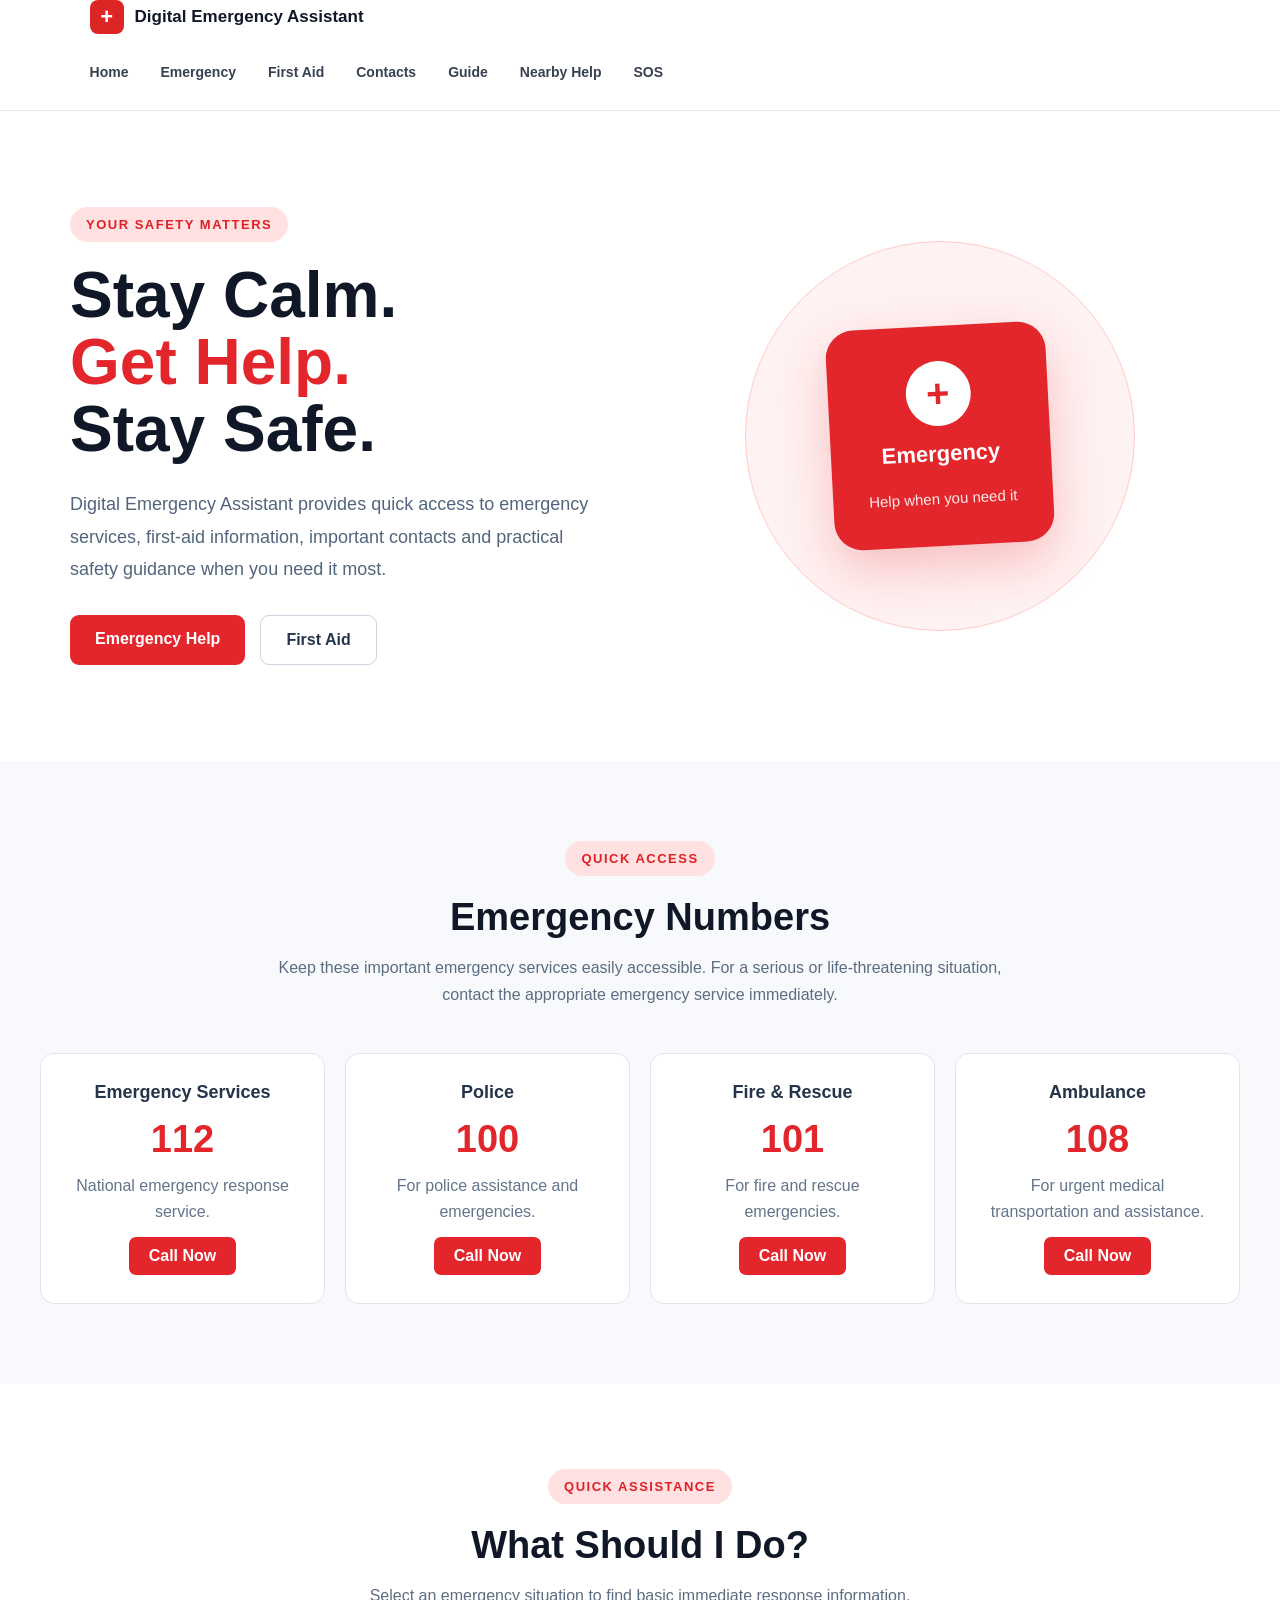
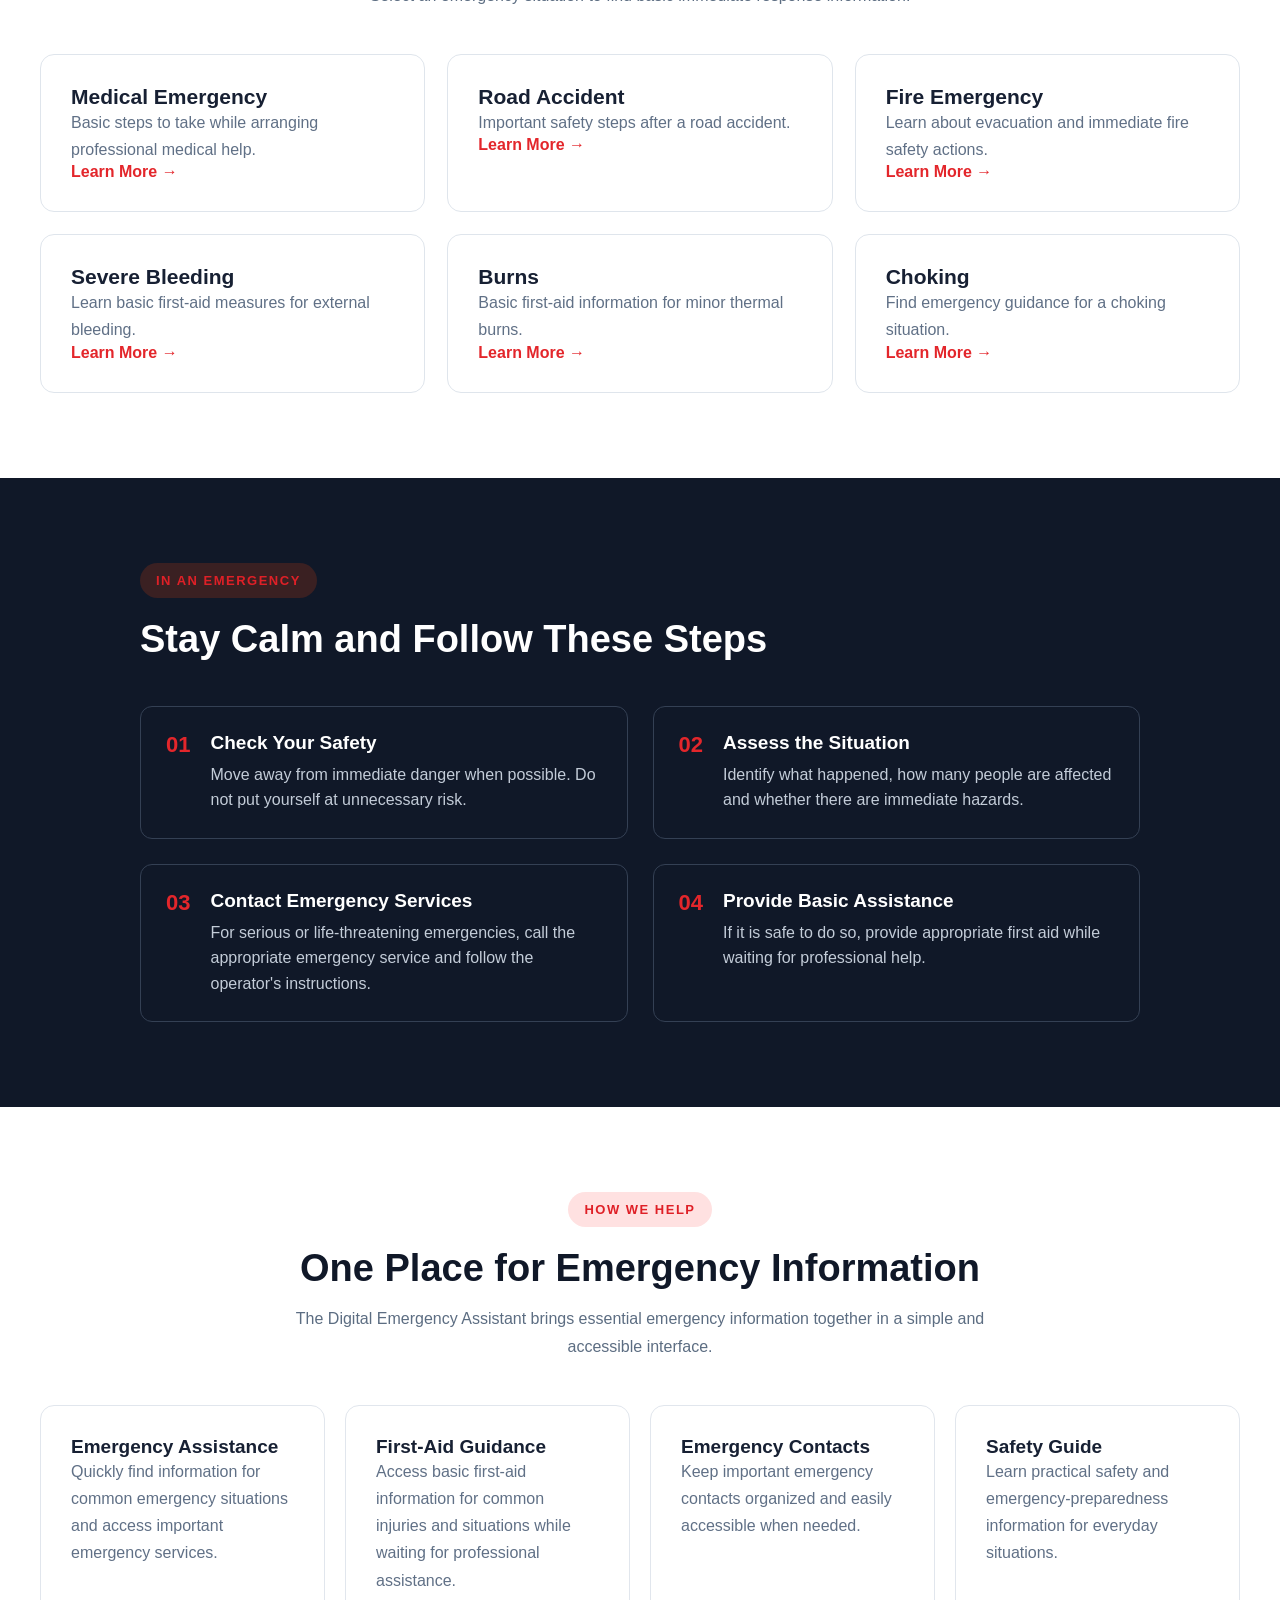
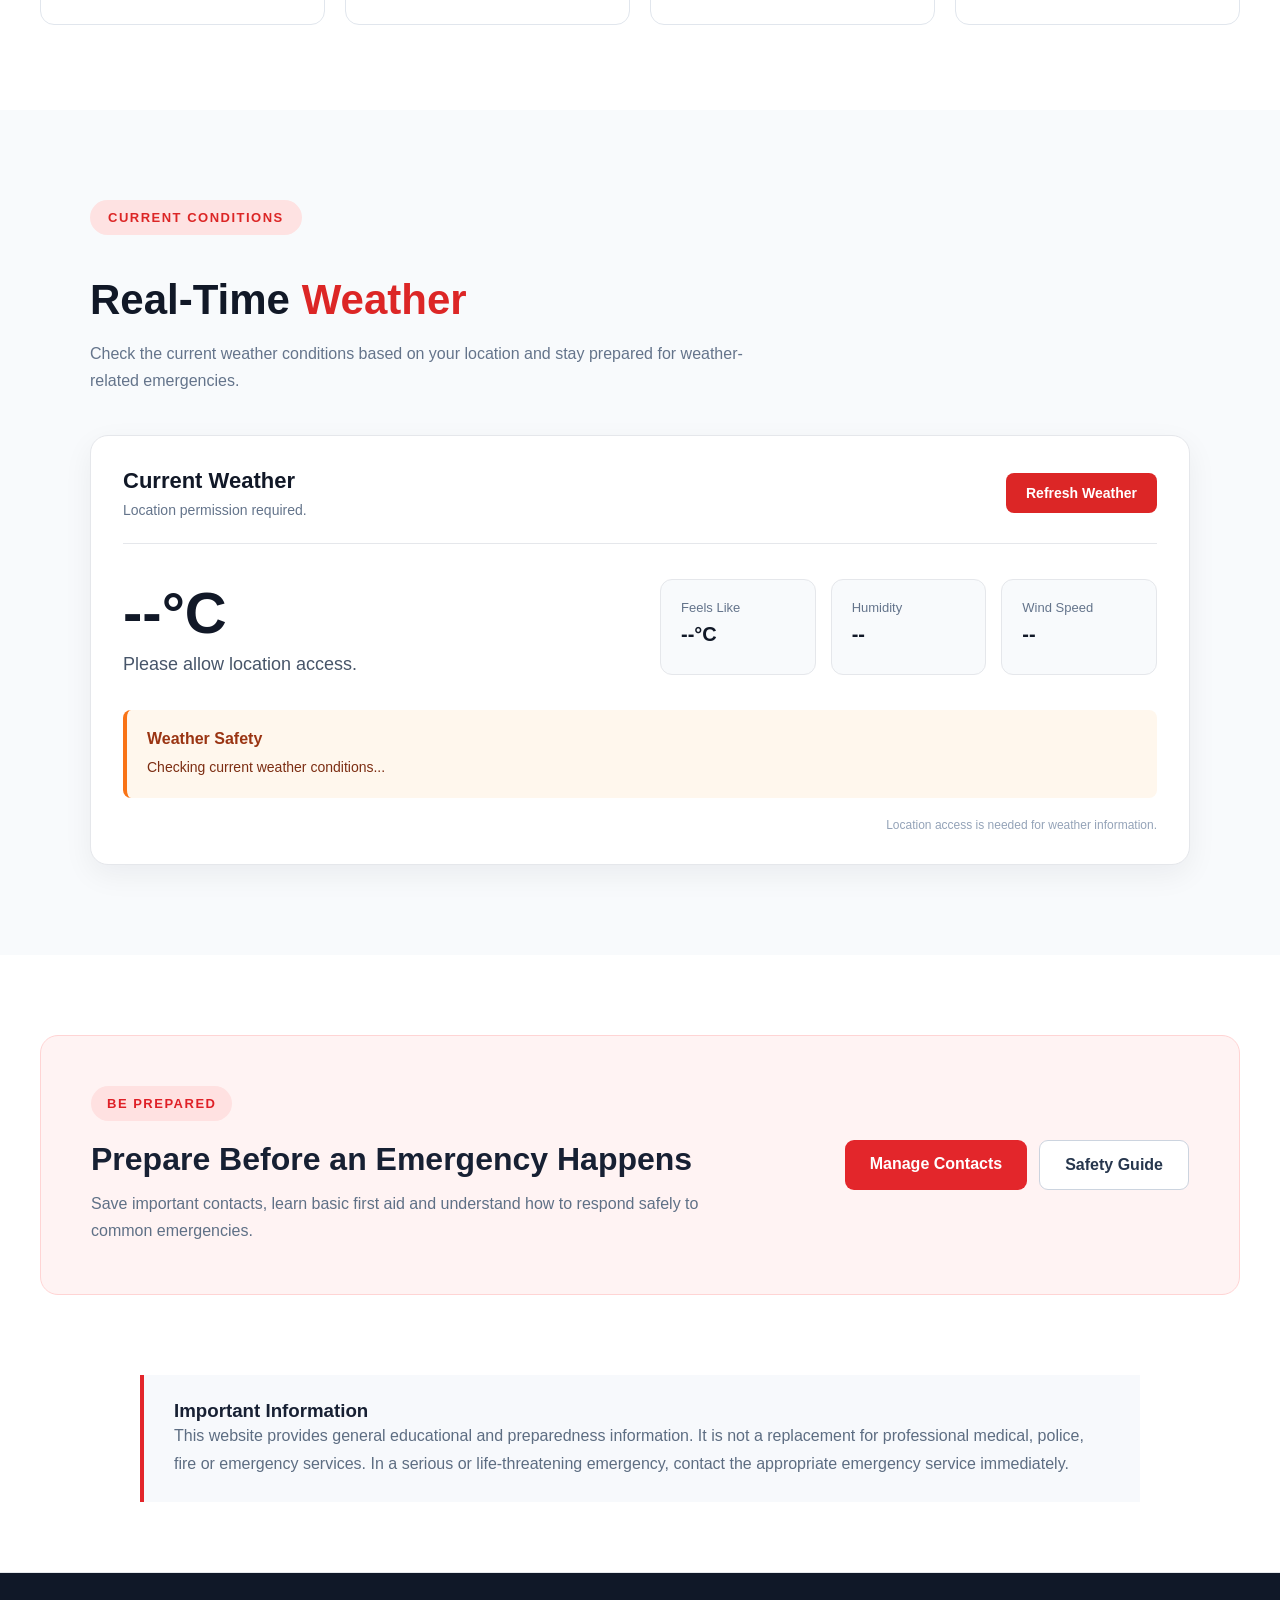
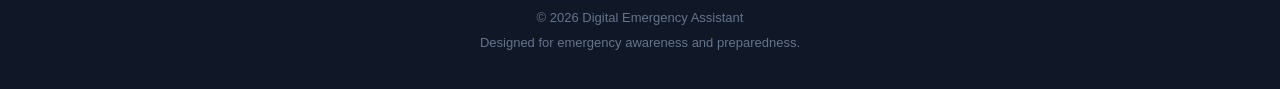
<file: index.html>
<!DOCTYPE html>
<html lang="en">

<head>

    <meta charset="UTF-8">

    <meta name="viewport"
          content="width=device-width, initial-scale=1.0">

    <title>Digital Emergency Assistant</title>

    <!-- COMMON STYLES -->
    <link rel="stylesheet" href="css/common.css">

    <!-- HOME PAGE STYLES -->
    <link rel="stylesheet" href="css/home.css">

</head>


<body>


<!-- =========================================================
     NAVBAR
========================================================= -->

<header class="navbar">

    <div class="nav-container">

        <div class="logo">
            <div class="logo-icon">+</div>
            <span>Digital Emergency Assistant</span>
        </div>

        <!-- MOBILE MENU BUTTON -->
        <button class="menu-toggle" onclick="toggleMenu()" aria-label="Open navigation menu">
            ☰
        </button>

        <nav>
            <ul class="nav-links">

                <li>
                    <a href="index.html">Home</a>
                </li>

                <li>
                    <a href="emergency.html">Emergency</a>
                </li>

                <li>
                    <a href="first-aid.html">First Aid</a>
                </li>

                <li>
                    <a href="contacts.html">Contacts</a>
                </li>

                <li>
                    <a href="guide.html">Guide</a>
                </li>

                <li>
                    <a href="shelters.html">Nearby Help</a>
                </li>

                <li>
                    <a href="sos.html">SOS</a>
                </li>

            </ul>
        </nav>

    </div>

</header>


<!-- =========================================================
     MAIN CONTENT
========================================================= -->

<main>


<!-- =========================================================
     HERO SECTION
========================================================= -->

<section class="hero">

    <div class="hero-content">

        <span class="hero-label">
            YOUR SAFETY MATTERS
        </span>


        <h1>

            Stay Calm.<br>

            <span>
                Get Help.
            </span><br>

            Stay Safe.

        </h1>


        <p>

            Digital Emergency Assistant provides quick access to
            emergency services, first-aid information, important
            contacts and practical safety guidance when you need it most.

        </p>


        <div class="hero-buttons">

            <a href="emergency.html"
               class="btn btn-primary">

                Emergency Help

            </a>


            <a href="first-aid.html"
               class="btn btn-secondary">

                First Aid

            </a>

        </div>

    </div>



    <div class="hero-visual">

        <div class="safety-circle">

            <div class="safety-card">

                <div class="shield">
                    +
                </div>

                <h3>
                    Emergency
                </h3>

                <p>
                    Help when you need it
                </p>

            </div>

        </div>

    </div>

</section>



<!-- =========================================================
     EMERGENCY NUMBERS
========================================================= -->

<section class="emergency-numbers">

    <div class="section-heading">

        <span class="section-label">
            QUICK ACCESS
        </span>

        <h2>
            Emergency Numbers
        </h2>

        <p>

            Keep these important emergency services easily accessible.
            For a serious or life-threatening situation, contact the
            appropriate emergency service immediately.

        </p>

    </div>



    <div class="numbers-grid">


        <div class="number-card">

            <h3>
                Emergency Services
            </h3>

            <strong>
                112
            </strong>

            <p>
                National emergency response service.
            </p>

            <a href="tel:112"
               class="call-button">

                Call Now

            </a>

        </div>



        <div class="number-card">

            <h3>
                Police
            </h3>

            <strong>
                100
            </strong>

            <p>
                For police assistance and emergencies.
            </p>

            <a href="tel:100"
               class="call-button">

                Call Now

            </a>

        </div>



        <div class="number-card">

            <h3>
                Fire & Rescue
            </h3>

            <strong>
                101
            </strong>

            <p>
                For fire and rescue emergencies.
            </p>

            <a href="tel:101"
               class="call-button">

                Call Now

            </a>

        </div>



        <div class="number-card">

            <h3>
                Ambulance
            </h3>

            <strong>
                108
            </strong>

            <p>
                For urgent medical transportation and assistance.
            </p>

            <a href="tel:108"
               class="call-button">

                Call Now

            </a>

        </div>


    </div>

</section>



<!-- =========================================================
     QUICK HELP
========================================================= -->

<section class="quick-help">

    <div class="section-heading">

        <span class="section-label">
            QUICK ASSISTANCE
        </span>

        <h2>
            What Should I Do?
        </h2>

        <p>

            Select an emergency situation to find basic immediate
            response information.

        </p>

    </div>



    <div class="help-grid">


        <a href="emergency.html#medical"
           class="help-card">

            <h3>
                Medical Emergency
            </h3>

            <p>

                Basic steps to take while arranging professional
                medical help.

            </p>

            <span>
                Learn More →
            </span>

        </a>



        <a href="emergency.html#accident"
           class="help-card">

            <h3>
                Road Accident
            </h3>

            <p>

                Important safety steps after a road accident.

            </p>

            <span>
                Learn More →
            </span>

        </a>



        <a href="emergency.html#fire"
           class="help-card">

            <h3>
                Fire Emergency
            </h3>

            <p>

                Learn about evacuation and immediate fire
                safety actions.

            </p>

            <span>
                Learn More →
            </span>

        </a>



        <a href="first-aid.html#bleeding"
           class="help-card">

            <h3>
                Severe Bleeding
            </h3>

            <p>

                Learn basic first-aid measures for external bleeding.

            </p>

            <span>
                Learn More →
            </span>

        </a>



        <a href="first-aid.html#burns"
           class="help-card">

            <h3>
                Burns
            </h3>

            <p>

                Basic first-aid information for minor thermal burns.

            </p>

            <span>
                Learn More →
            </span>

        </a>



        <a href="first-aid.html#choking"
           class="help-card">

            <h3>
                Choking
            </h3>

            <p>

                Find emergency guidance for a choking situation.

            </p>

            <span>
                Learn More →
            </span>

        </a>


    </div>

</section>



<!-- =========================================================
     EMERGENCY RESPONSE
========================================================= -->

<section class="response-section">

    <div class="response-content">

        <span class="section-label">
            IN AN EMERGENCY
        </span>


        <h2>
            Stay Calm and Follow These Steps
        </h2>



        <div class="response-steps">


            <div class="response-step">

                <span>
                    01
                </span>

                <div>

                    <h3>
                        Check Your Safety
                    </h3>

                    <p>

                        Move away from immediate danger when possible.
                        Do not put yourself at unnecessary risk.

                    </p>

                </div>

            </div>



            <div class="response-step">

                <span>
                    02
                </span>

                <div>

                    <h3>
                        Assess the Situation
                    </h3>

                    <p>

                        Identify what happened, how many people are
                        affected and whether there are immediate hazards.

                    </p>

                </div>

            </div>



            <div class="response-step">

                <span>
                    03
                </span>

                <div>

                    <h3>
                        Contact Emergency Services
                    </h3>

                    <p>

                        For serious or life-threatening emergencies,
                        call the appropriate emergency service and
                        follow the operator's instructions.

                    </p>

                </div>

            </div>



            <div class="response-step">

                <span>
                    04
                </span>

                <div>

                    <h3>
                        Provide Basic Assistance
                    </h3>

                    <p>

                        If it is safe to do so, provide appropriate
                        first aid while waiting for professional help.

                    </p>

                </div>

            </div>


        </div>

    </div>

</section>



<!-- =========================================================
     FEATURES
========================================================= -->

<section class="features">


    <div class="section-heading">

        <span class="section-label">
            HOW WE HELP
        </span>

        <h2>
            One Place for Emergency Information
        </h2>

        <p>

            The Digital Emergency Assistant brings essential emergency
            information together in a simple and accessible interface.

        </p>

    </div>



    <div class="features-grid">


        <div class="feature-card">

            <h3>
                Emergency Assistance
            </h3>

            <p>

                Quickly find information for common emergency situations
                and access important emergency services.

            </p>

        </div>



        <div class="feature-card">

            <h3>
                First-Aid Guidance
            </h3>

            <p>

                Access basic first-aid information for common injuries
                and situations while waiting for professional assistance.

            </p>

        </div>



        <div class="feature-card">

            <h3>
                Emergency Contacts
            </h3>

            <p>

                Keep important emergency contacts organized and easily
                accessible when needed.

            </p>

        </div>



        <div class="feature-card">

            <h3>
                Safety Guide
            </h3>

            <p>

                Learn practical safety and emergency-preparedness
                information for everyday situations.

            </p>

        </div>


    </div>

</section>



<!-- =========================================================
     REAL-TIME WEATHER
========================================================= -->

<section class="weather-section">


    <div class="weather-container">


        <div class="section-label">
            CURRENT CONDITIONS
        </div>


        <h2>
            Real-Time <span>Weather</span>
        </h2>


        <p class="weather-intro">

            Check the current weather conditions based on your
            location and stay prepared for weather-related emergencies.

        </p>



        <div class="weather-card">


            <!-- WEATHER HEADER -->

            <div class="weather-header">

                <div>

                    <h3>
                        Current Weather
                    </h3>

                    <p id="weather-location">
                        Detecting your location...
                    </p>

                </div>


                <button
                    id="get-weather"
                    class="weather-refresh">

                    Refresh Weather

                </button>

            </div>



            <!-- WEATHER INFORMATION -->

            <div class="weather-main">


                <div class="weather-temperature">

                    <span id="weather-temperature">
                        --°C
                    </span>

                    <p id="weather-condition">
                        Loading weather...
                    </p>

                </div>



                <div class="weather-details">


                    <div class="weather-detail">

                        <span>
                            Feels Like
                        </span>

                        <strong id="weather-feels">
                            --°C
                        </strong>

                    </div>



                    <div class="weather-detail">

                        <span>
                            Humidity
                        </span>

                        <strong id="weather-humidity">
                            --
                        </strong>

                    </div>



                    <div class="weather-detail">

                        <span>
                            Wind Speed
                        </span>

                        <strong id="weather-wind">
                            --
                        </strong>

                    </div>


                </div>

            </div>



            <!-- WEATHER SAFETY -->

            <div class="weather-safety">

                <h4>
                    Weather Safety
                </h4>

                <p id="weather-safety-message">

                    Checking current weather conditions...

                </p>

            </div>



            <!-- LAST UPDATED -->

            <p
                class="weather-updated"
                id="weather-updated">

                Loading...

            </p>


        </div>

    </div>

</section>



<!-- =========================================================
     SAFETY CTA
========================================================= -->

<section class="safety-cta">


    <div>

        <span class="section-label">
            BE PREPARED
        </span>

        <h2>
            Prepare Before an Emergency Happens
        </h2>

        <p>

            Save important contacts, learn basic first aid and understand
            how to respond safely to common emergencies.

        </p>

    </div>



    <div class="cta-buttons">


        <a href="contacts.html"
           class="btn btn-primary">

            Manage Contacts

        </a>


        <a href="guide.html"
           class="btn btn-secondary">

            Safety Guide

        </a>


    </div>

</section>



<!-- =========================================================
     DISCLAIMER
========================================================= -->

<section class="disclaimer">


    <h3>
        Important Information
    </h3>


    <p>

        This website provides general educational and preparedness
        information. It is not a replacement for professional medical,
        police, fire or emergency services. In a serious or
        life-threatening emergency, contact the appropriate emergency
        service immediately.

    </p>


</section>


</main>



<!-- =========================================================
     FOOTER
========================================================= -->

<footer class="footer">

    <p>
        © 2026 Digital Emergency Assistant
    </p>

    <p>
        Designed for emergency awareness and preparedness.
    </p>

</footer>



<!-- =========================================================
     JAVASCRIPT
========================================================= -->

<script src="js/app.js"></script>

<script src="js/weather.js"></script>


</body>

</html>
</file>
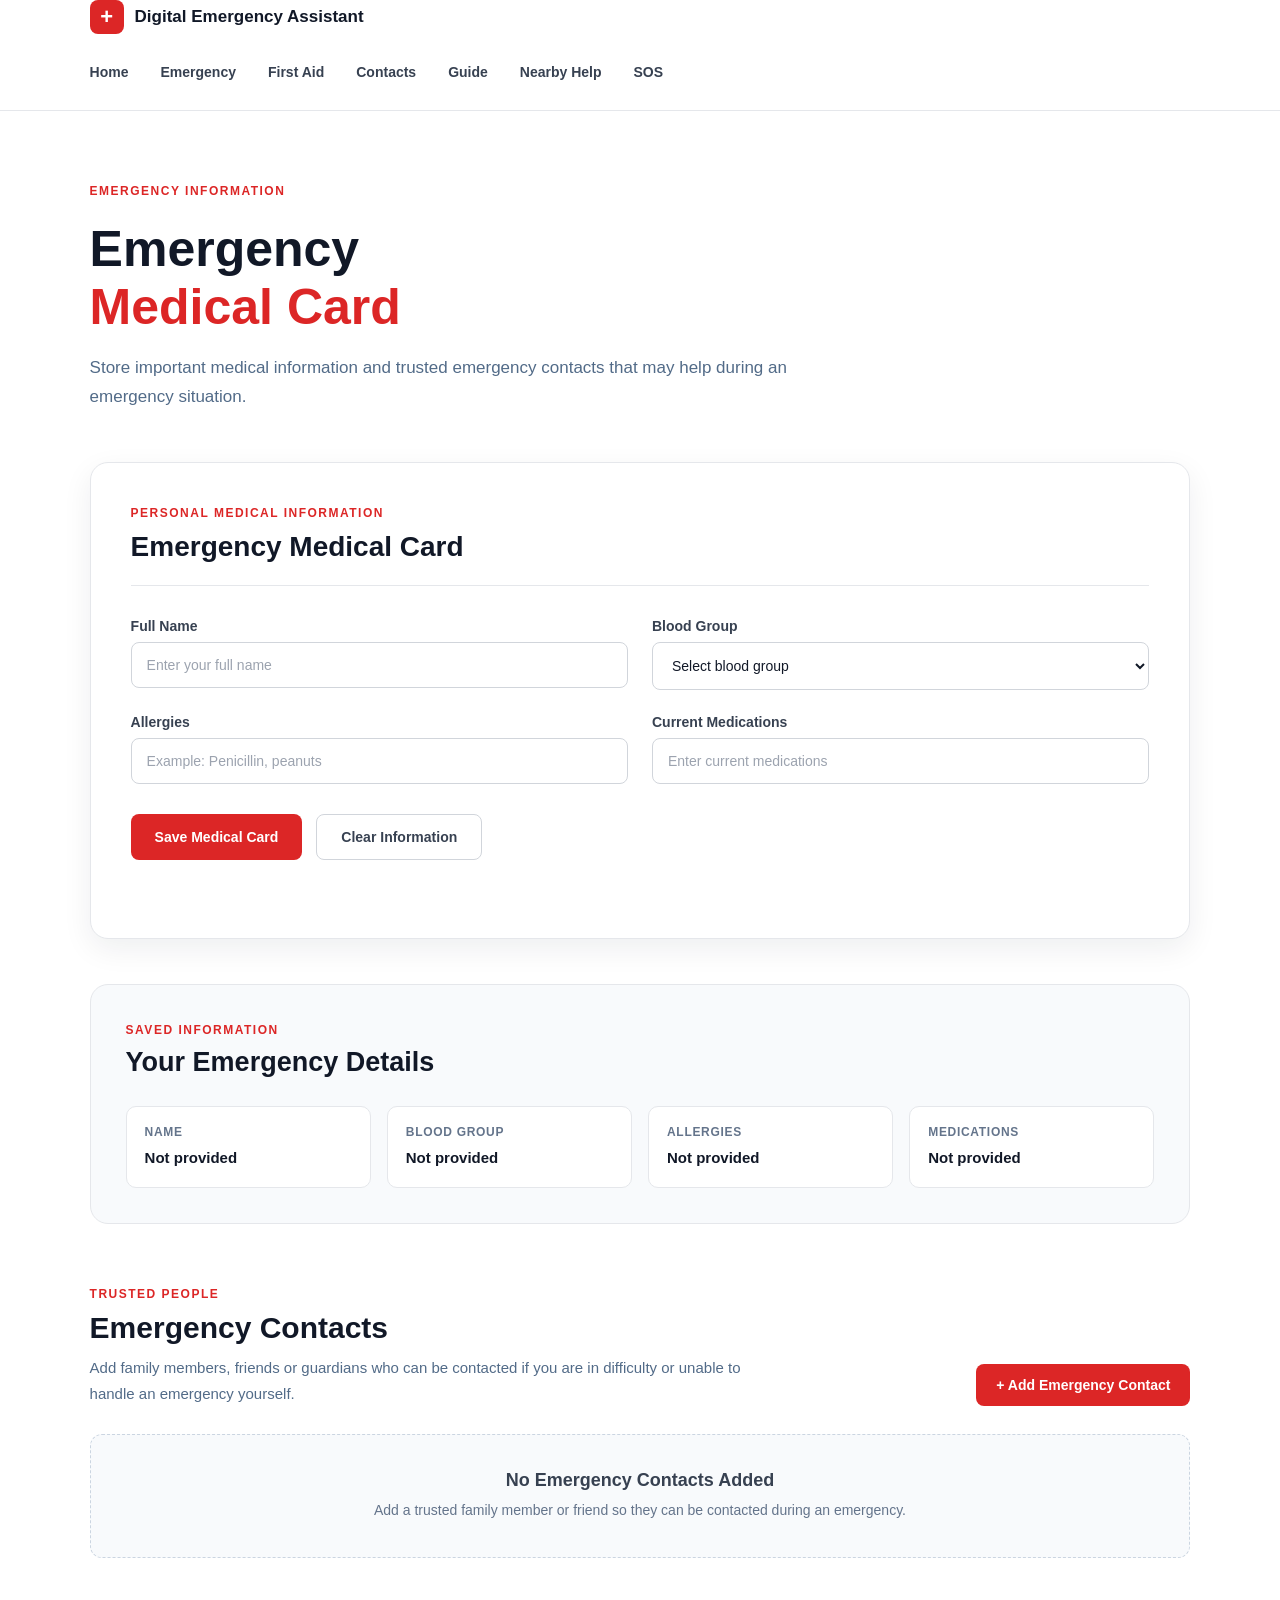
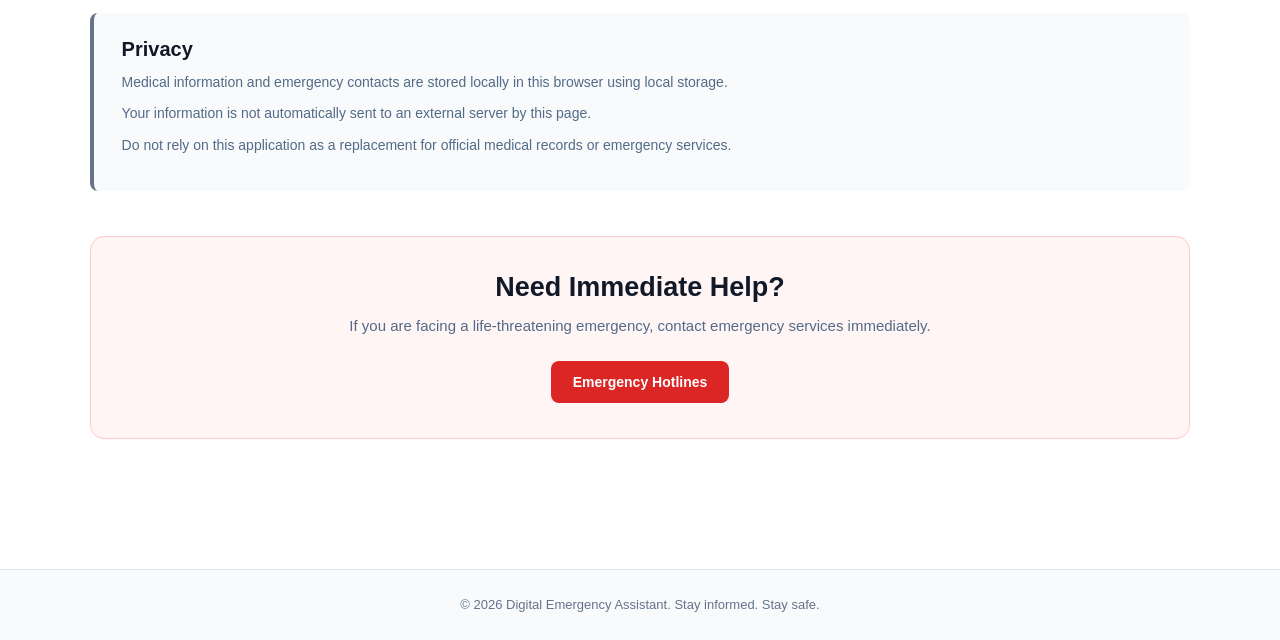
<file: contacts.html>
<!DOCTYPE html>
<html lang="en">

<head>
    <meta charset="UTF-8">
    <meta name="viewport" content="width=device-width, initial-scale=1.0">

    <title>Contacts | Digital Emergency Assistant</title>

    <link rel="stylesheet" href="css/common.css">
    <link rel="stylesheet" href="css/contacts.css">
</head>

<body>

    <!-- ==============================
         NAVIGATION
    =============================== -->

    <header class="navbar">

    <div class="nav-container">

        <div class="logo">
            <div class="logo-icon">+</div>
            <span>Digital Emergency Assistant</span>
        </div>

        <!-- MOBILE MENU BUTTON -->
        <button class="menu-toggle" onclick="toggleMenu()" aria-label="Open navigation menu">
            ☰
        </button>

        <nav>
            <ul class="nav-links">

                <li>
                    <a href="index.html">Home</a>
                </li>

                <li>
                    <a href="emergency.html">Emergency</a>
                </li>

                <li>
                    <a href="first-aid.html">First Aid</a>
                </li>

                <li>
                    <a href="contacts.html">Contacts</a>
                </li>

                <li>
                    <a href="guide.html">Guide</a>
                </li>

                <li>
                    <a href="shelters.html">Nearby Help</a>
                </li>

                <li>
                    <a href="sos.html">SOS</a>
                </li>

            </ul>
        </nav>

    </div>

</header>


    <!-- ==============================
         MAIN CONTENT
    =============================== -->

    <main class="contacts-page">


        <!-- ==============================
             INTRODUCTION
        =============================== -->

        <section class="contacts-intro">

            <span class="section-label">
                EMERGENCY INFORMATION
            </span>

            <h1>
                Emergency<br>
                <span>Medical Card</span>
            </h1>

            <p>
                Store important medical information and trusted
                emergency contacts that may help during an
                emergency situation.
            </p>

        </section>


        <!-- ==============================
             MEDICAL CARD
        =============================== -->

        <section class="medical-card-section">

            <div class="medical-card">

                <div class="medical-card-header">

                    <div>

                        <span class="card-label">
                            PERSONAL MEDICAL INFORMATION
                        </span>

                        <h2>
                            Emergency Medical Card
                        </h2>

                    </div>

                </div>


                <!-- MEDICAL FORM -->

                <form id="medicalForm">

                    <div class="form-grid">


                        <!-- FULL NAME -->

                        <div class="form-group">

                            <label for="personName">
                                Full Name
                            </label>

                            <input
                                type="text"
                                id="personName"
                                placeholder="Enter your full name"
                            >

                        </div>


                        <!-- BLOOD GROUP -->

                        <div class="form-group">

                            <label for="bloodGroup">
                                Blood Group
                            </label>

                            <select id="bloodGroup">

                                <option value="">
                                    Select blood group
                                </option>

                                <option value="A+">A+</option>
                                <option value="A-">A-</option>
                                <option value="B+">B+</option>
                                <option value="B-">B-</option>
                                <option value="AB+">AB+</option>
                                <option value="AB-">AB-</option>
                                <option value="O+">O+</option>
                                <option value="O-">O-</option>

                            </select>

                        </div>


                        <!-- ALLERGIES -->

                        <div class="form-group">

                            <label for="allergies">
                                Allergies
                            </label>

                            <input
                                type="text"
                                id="allergies"
                                placeholder="Example: Penicillin, peanuts"
                            >

                        </div>


                        <!-- MEDICATIONS -->

                        <div class="form-group">

                            <label for="medications">
                                Current Medications
                            </label>

                            <input
                                type="text"
                                id="medications"
                                placeholder="Enter current medications"
                            >

                        </div>

                    </div>


                    <!-- BUTTONS -->

                    <div class="form-actions">

                        <button
                            type="submit"
                            class="save-button">
                            Save Medical Card
                        </button>

                        <button
                            type="button"
                            class="clear-button"
                            onclick="clearMedicalCard()">
                            Clear Information
                        </button>

                    </div>


                    <!-- STATUS -->

                    <p
                        id="save-status"
                        class="save-status"
                        aria-live="polite">
                    </p>

                </form>

            </div>

        </section>


        <!-- ==============================
             SAVED MEDICAL INFORMATION
        =============================== -->

        <section class="saved-card-section">

            <div class="saved-card">

                <div class="saved-header">

                    <span class="card-label">
                        SAVED INFORMATION
                    </span>

                    <h2>
                        Your Emergency Details
                    </h2>

                </div>


                <div class="saved-grid">


                    <!-- NAME -->

                    <div class="saved-item">

                        <span>
                            Name
                        </span>

                        <strong id="displayName">
                            Not provided
                        </strong>

                    </div>


                    <!-- BLOOD GROUP -->

                    <div class="saved-item">

                        <span>
                            Blood Group
                        </span>

                        <strong id="displayBlood">
                            Not provided
                        </strong>

                    </div>


                    <!-- ALLERGIES -->

                    <div class="saved-item">

                        <span>
                            Allergies
                        </span>

                        <strong id="displayAllergies">
                            Not provided
                        </strong>

                    </div>


                    <!-- MEDICATIONS -->

                    <div class="saved-item">

                        <span>
                            Medications
                        </span>

                        <strong id="displayMedications">
                            Not provided
                        </strong>

                    </div>

                </div>

            </div>

        </section>


        <!-- =================================================
             TRUSTED EMERGENCY CONTACTS
        ================================================== -->

        <section class="trusted-contacts-section">

            <div class="trusted-contacts-header">

                <div>

                    <span class="card-label">
                        TRUSTED PEOPLE
                    </span>

                    <h2>
                        Emergency Contacts
                    </h2>

                    <p>
                        Add family members, friends or guardians
                        who can be contacted if you are in difficulty
                        or unable to handle an emergency yourself.
                    </p>

                </div>


                <!-- ADD CONTACT BUTTON -->

                <button
                    type="button"
                    class="add-contact-button"
                    onclick="showContactForm()">

                    + Add Emergency Contact

                </button>

            </div>


            <!-- =================================================
                 ADD CONTACT FORM
            ================================================== -->

            <div
                id="contact-form-container"
                class="contact-form-container">


                <form id="contactForm">


                    <div class="contact-form-grid">


                        <!-- CONTACT NAME -->

                        <div class="form-group">

                            <label for="contactName">
                                Contact Name
                            </label>

                            <input
                                type="text"
                                id="contactName"
                                placeholder="Example: Priya"
                                required
                            >

                        </div>


                        <!-- RELATIONSHIP -->

                        <div class="form-group">

                            <label for="contactRelationship">
                                Relationship
                            </label>

                            <select
                                id="contactRelationship"
                                required>

                                <option value="">
                                    Select relationship
                                </option>

                                <option value="Mother">
                                    Mother
                                </option>

                                <option value="Father">
                                    Father
                                </option>

                                <option value="Brother">
                                    Brother
                                </option>

                                <option value="Sister">
                                    Sister
                                </option>

                                <option value="Spouse">
                                    Spouse
                                </option>

                                <option value="Guardian">
                                    Guardian
                                </option>

                                <option value="Friend">
                                    Friend
                                </option>

                                <option value="Relative">
                                    Relative
                                </option>

                                <option value="Other">
                                    Other
                                </option>

                            </select>

                        </div>


                        <!-- PHONE -->

                        <div class="form-group">

                            <label for="contactPhone">
                                Phone Number
                            </label>

                            <input
                                type="tel"
                                id="contactPhone"
                                placeholder="Enter phone number"
                                required
                            >

                        </div>

                    </div>


                    <div class="contact-form-actions">

                        <button
                            type="submit"
                            class="save-contact-button">

                            Save Contact

                        </button>


                        <button
                            type="button"
                            class="cancel-contact-button"
                            onclick="hideContactForm()">

                            Cancel

                        </button>

                    </div>

                </form>

            </div>


            <!-- =================================================
                 CONTACT LIST
            ================================================== -->

            <div
                id="contacts-list"
                class="contacts-list">

                <!-- Contacts will be displayed here by JavaScript -->

                <div class="no-contacts">

                    <h3>
                        No Emergency Contacts Added
                    </h3>

                    <p>
                        Add a trusted family member or friend
                        so they can be contacted during an emergency.
                    </p>

                </div>

            </div>

        </section>


        <!-- ==============================
             PRIVACY NOTICE
        =============================== -->

        <section class="privacy-notice">

            <h2>
                Privacy
            </h2>

            <p>
                Medical information and emergency contacts are
                stored locally in this browser using local storage.
            </p>

            <p>
                Your information is not automatically sent to
                an external server by this page.
            </p>

            <p>
                Do not rely on this application as a replacement
                for official medical records or emergency services.
            </p>

        </section>


        <!-- ==============================
             EMERGENCY SECTION
        ============================== -->

        <section class="contact-emergency">

            <h2>
                Need Immediate Help?
            </h2>

            <p>
                If you are facing a life-threatening emergency,
                contact emergency services immediately.
            </p>

            <a
                href="emergency.html"
                class="emergency-button">

                Emergency Hotlines

            </a>

        </section>


    </main>


    <!-- ==============================
         FOOTER
    ============================== -->

    <footer class="footer">

        <p>

            &copy;

            <span class="current-year"></span>

            Digital Emergency Assistant.
            Stay informed. Stay safe.

        </p>

    </footer>


    <!-- ==============================
         JAVASCRIPT
    ============================== -->

    <script src="js/app.js"></script>

    <script src="js/contacts.js"></script>


</body>

</html>
</file>
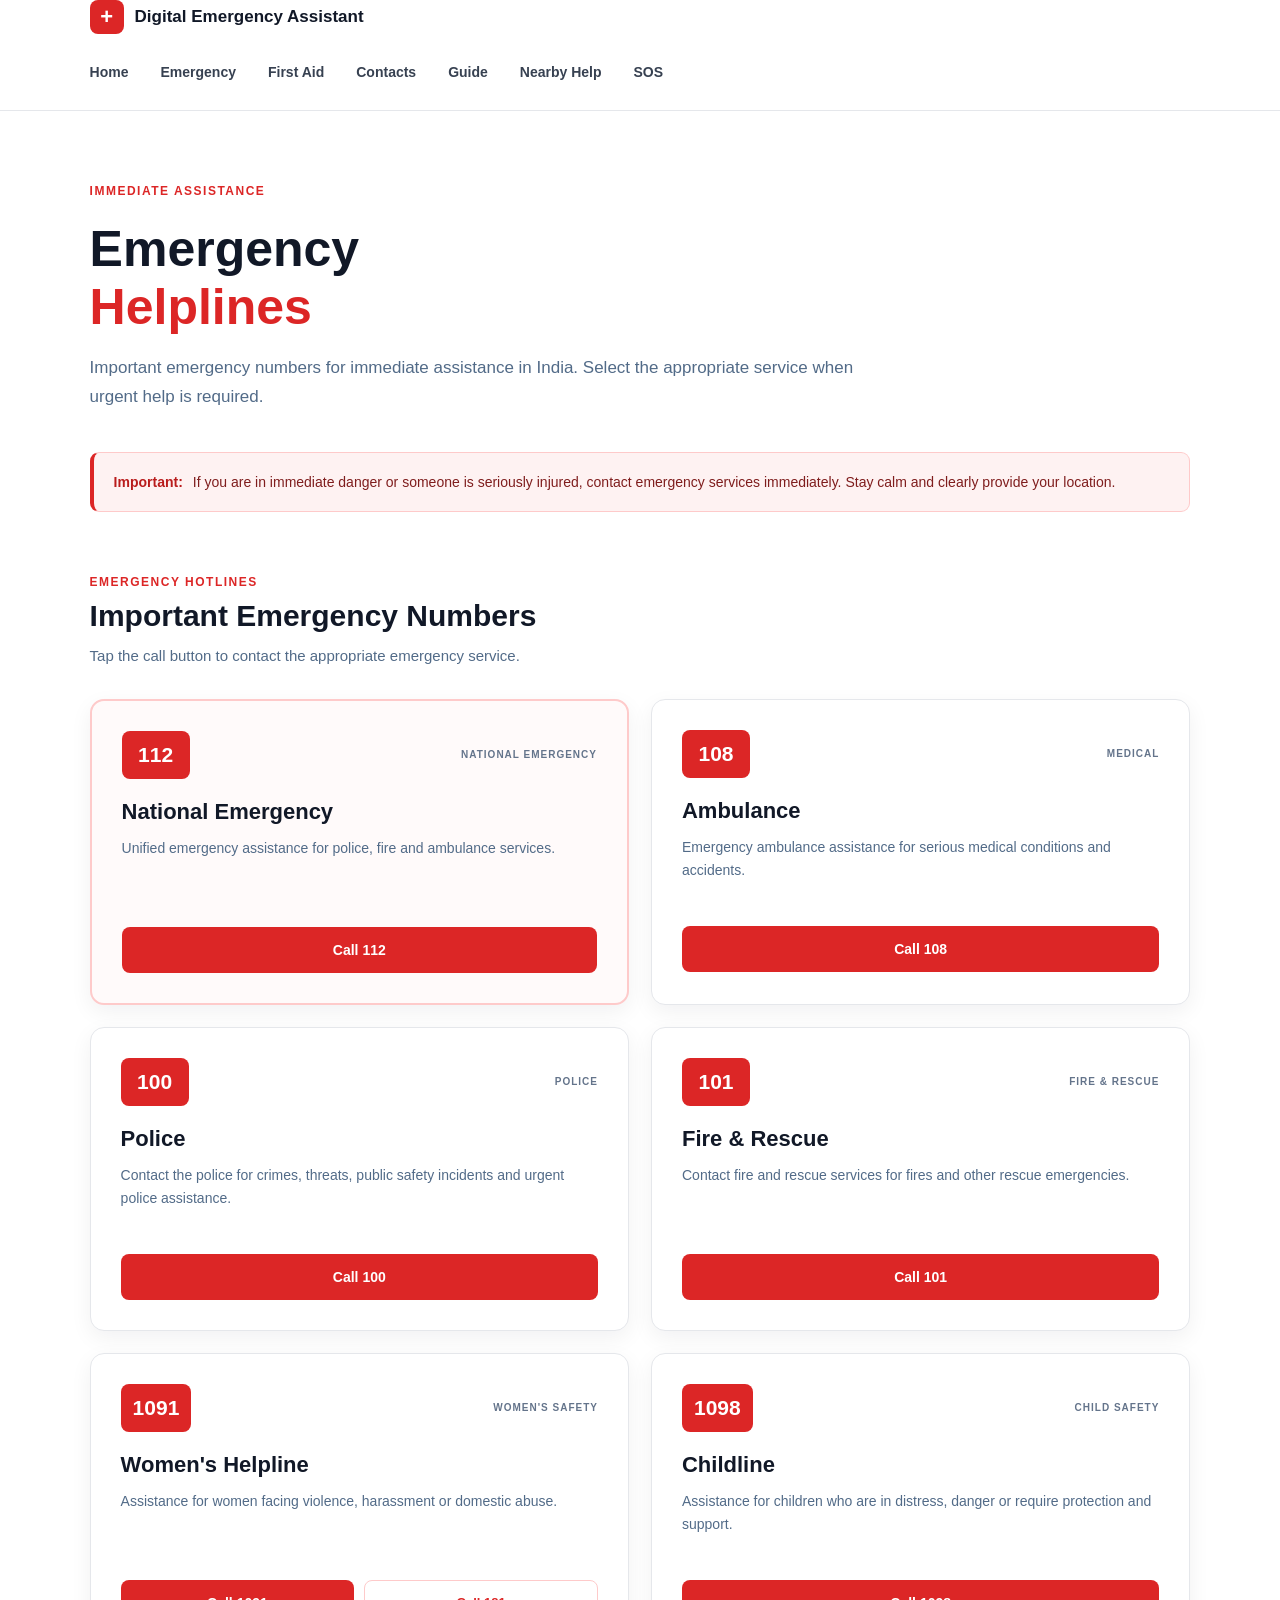
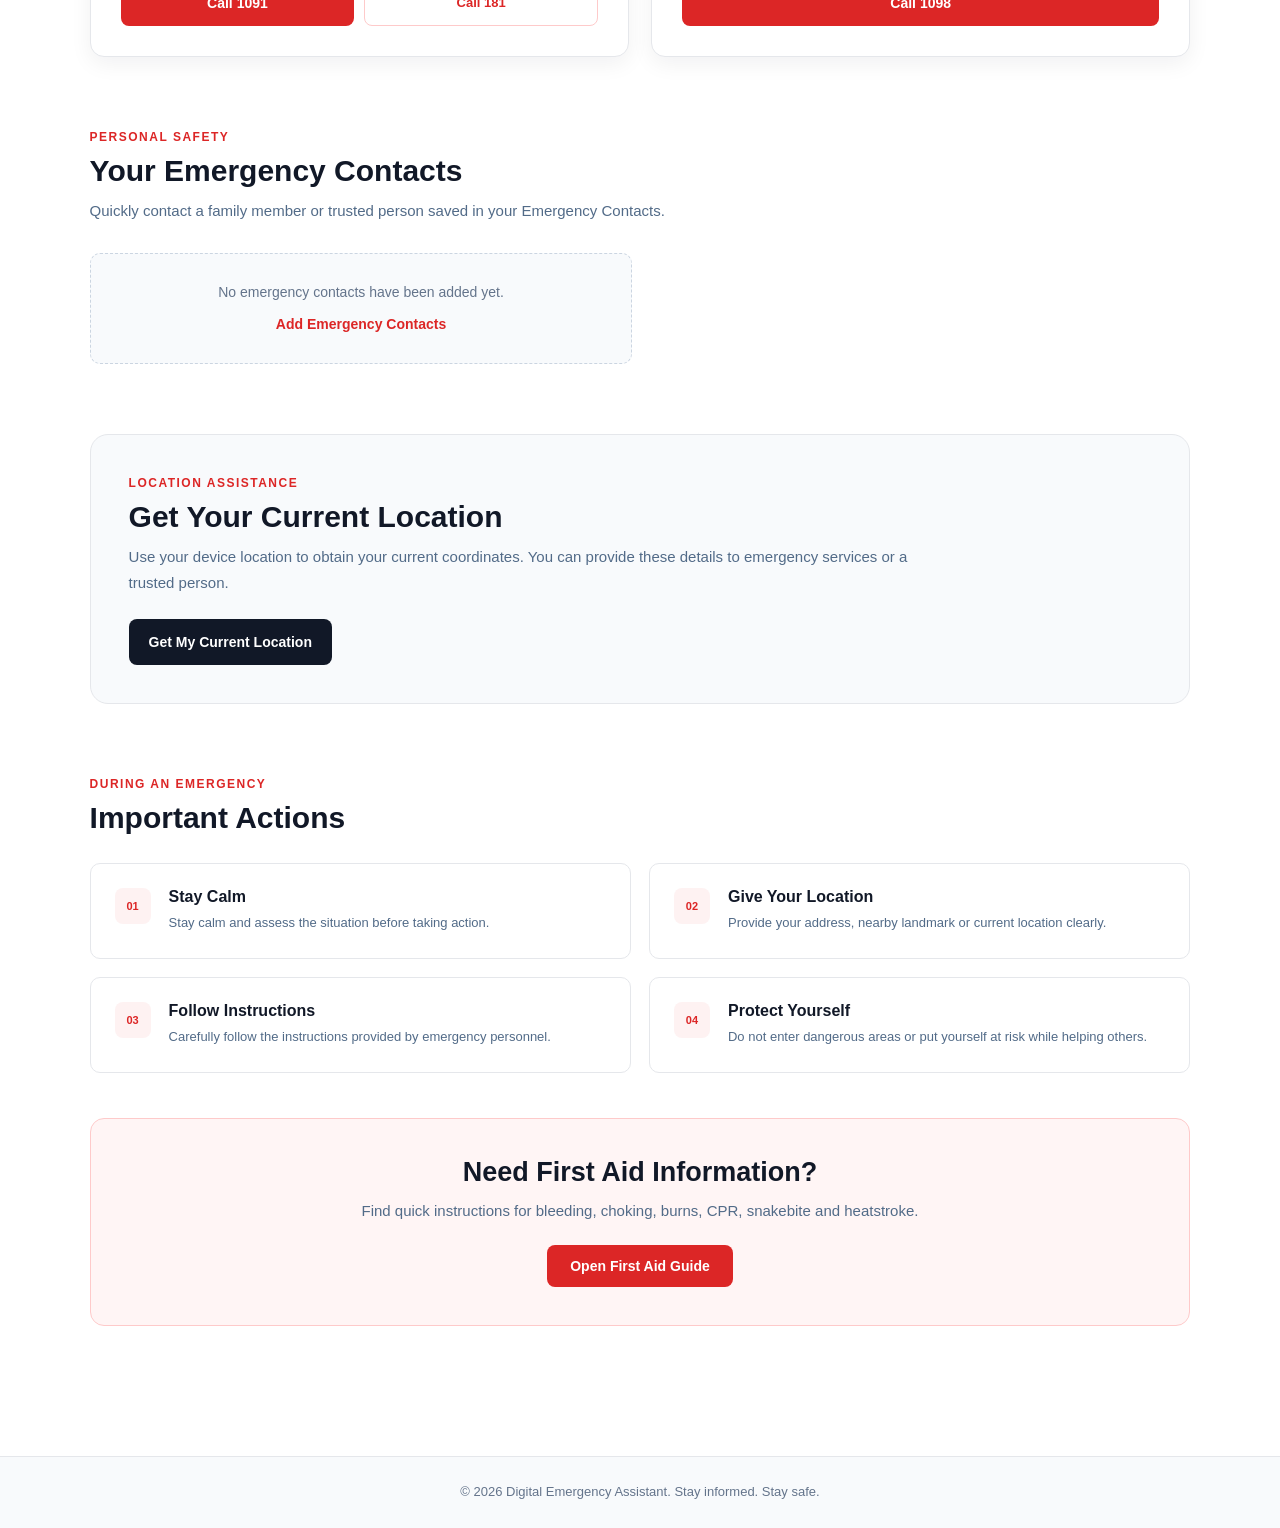
<file: emergency.html>
<!DOCTYPE html>
<html lang="en">

<head>
    <meta charset="UTF-8">
    <meta name="viewport" content="width=device-width, initial-scale=1.0">

    <title>Emergency | Digital Emergency Assistant</title>

    <link rel="stylesheet" href="css/common.css">
    <link rel="stylesheet" href="css/emergency.css">
</head>

<body>

    <!-- ==============================
         NAVIGATION
    =============================== -->

<header class="navbar">

    <div class="nav-container">

        <div class="logo">
            <div class="logo-icon">+</div>
            <span>Digital Emergency Assistant</span>
        </div>

        <!-- MOBILE MENU BUTTON -->
        <button class="menu-toggle" onclick="toggleMenu()" aria-label="Open navigation menu">
            ☰
        </button>

        <nav>
            <ul class="nav-links">

                <li>
                    <a href="index.html">Home</a>
                </li>

                <li>
                    <a href="emergency.html">Emergency</a>
                </li>

                <li>
                    <a href="first-aid.html">First Aid</a>
                </li>

                <li>
                    <a href="contacts.html">Contacts</a>
                </li>

                <li>
                    <a href="guide.html">Guide</a>
                </li>

                <li>
                    <a href="shelters.html">Nearby Help</a>
                </li>

                <li>
                    <a href="sos.html">SOS</a>
                </li>

            </ul>
        </nav>

    </div>

</header>
    
  
    <!-- ==============================
         MAIN CONTENT
    =============================== -->

    <main class="emergency-page">


        <!-- ==============================
             INTRODUCTION
        =============================== -->

        <section class="emergency-intro">

            <span class="section-label">
                IMMEDIATE ASSISTANCE
            </span>

            <h1>
                Emergency<br>
                <span>Helplines</span>
            </h1>

            <p>
                Important emergency numbers for immediate
                assistance in India. Select the appropriate
                service when urgent help is required.
            </p>

        </section>


        <!-- ==============================
             IMPORTANT NOTICE
        =============================== -->

        <section class="emergency-notice">

            <strong>
                Important:
            </strong>

            <span>
                If you are in immediate danger or someone is
                seriously injured, contact emergency services
                immediately. Stay calm and clearly provide
                your location.
            </span>

        </section>


        <!-- ==============================
             IMPORTANT HELPLINES
        =============================== -->

        <section class="emergency-services">

            <div class="section-heading">

                <span class="card-label">
                    EMERGENCY HOTLINES
                </span>

                <h2>
                    Important Emergency Numbers
                </h2>

                <p>
                    Tap the call button to contact the
                    appropriate emergency service.
                </p>

            </div>


            <div class="emergency-grid">


                <!-- ==============================
                     112
                =============================== -->

                <article class="emergency-card primary-emergency">

                    <div class="emergency-card-top">

                        <span class="emergency-number">
                            112
                        </span>

                        <span class="emergency-tag">
                            NATIONAL EMERGENCY
                        </span>

                    </div>

                    <h3>
                        National Emergency
                    </h3>

                    <p>
                        Unified emergency assistance for
                        police, fire and ambulance services.
                    </p>

                    <a
                        href="tel:112"
                        class="call-button">

                        Call 112

                    </a>

                </article>


                <!-- ==============================
                     108
                =============================== -->

                <article class="emergency-card">

                    <div class="emergency-card-top">

                        <span class="emergency-number">
                            108
                        </span>

                        <span class="emergency-tag">
                            MEDICAL
                        </span>

                    </div>

                    <h3>
                        Ambulance
                    </h3>

                    <p>
                        Emergency ambulance assistance for
                        serious medical conditions and accidents.
                    </p>

                    <a
                        href="tel:108"
                        class="call-button">

                        Call 108

                    </a>

                </article>


                <!-- ==============================
                     100
                =============================== -->

                <article class="emergency-card">

                    <div class="emergency-card-top">

                        <span class="emergency-number">
                            100
                        </span>

                        <span class="emergency-tag">
                            POLICE
                        </span>

                    </div>

                    <h3>
                        Police
                    </h3>

                    <p>
                        Contact the police for crimes, threats,
                        public safety incidents and urgent
                        police assistance.
                    </p>

                    <a
                        href="tel:100"
                        class="call-button">

                        Call 100

                    </a>

                </article>


                <!-- ==============================
                     101
                =============================== -->

                <article class="emergency-card">

                    <div class="emergency-card-top">

                        <span class="emergency-number">
                            101
                        </span>

                        <span class="emergency-tag">
                            FIRE & RESCUE
                        </span>

                    </div>

                    <h3>
                        Fire & Rescue
                    </h3>

                    <p>
                        Contact fire and rescue services for
                        fires and other rescue emergencies.
                    </p>

                    <a
                        href="tel:101"
                        class="call-button">

                        Call 101

                    </a>

                </article>


                <!-- ==============================
                     1091 / 181
                =============================== -->

                <article class="emergency-card">

                    <div class="emergency-card-top">

                        <span class="emergency-number">
                            1091
                        </span>

                        <span class="emergency-tag">
                            WOMEN'S SAFETY
                        </span>

                    </div>

                    <h3>
                        Women's Helpline
                    </h3>

                    <p>
                        Assistance for women facing violence,
                        harassment or domestic abuse.
                    </p>

                    <div class="dual-call-buttons">

                        <a
                            href="tel:1091"
                            class="call-button">

                            Call 1091

                        </a>

                        <a
                            href="tel:181"
                            class="secondary-call-button">

                            Call 181

                        </a>

                    </div>

                </article>


                <!-- ==============================
                     1098
                =============================== -->

                <article class="emergency-card">

                    <div class="emergency-card-top">

                        <span class="emergency-number">
                            1098
                        </span>

                        <span class="emergency-tag">
                            CHILD SAFETY
                        </span>

                    </div>

                    <h3>
                        Childline
                    </h3>

                    <p>
                        Assistance for children who are in
                        distress, danger or require protection
                        and support.
                    </p>

                    <a
                        href="tel:1098"
                        class="call-button">

                        Call 1098

                    </a>

                </article>


            </div>

        </section>


        <!-- ==============================
             PERSONAL EMERGENCY CONTACTS
        =============================== -->

        <section class="emergency-contacts">

            <div class="section-heading">

                <span class="card-label">
                    PERSONAL SAFETY
                </span>

                <h2>
                    Your Emergency Contacts
                </h2>

                <p>
                    Quickly contact a family member or trusted
                    person saved in your Emergency Contacts.
                </p>

            </div>


            <div
                id="emergencyContactsList"
                class="emergency-contacts-list">

                <div class="empty-contacts">

                    <p>
                        No emergency contacts have been added yet.
                    </p>

                    <a href="contacts.html">
                        Add Emergency Contacts
                    </a>

                </div>

            </div>

        </section>


        <!-- ==============================
             LOCATION ASSISTANCE
        =============================== -->

        <section class="location-section">

            <div class="location-content">

                <span class="card-label">
                    LOCATION ASSISTANCE
                </span>

                <h2>
                    Get Your Current Location
                </h2>

                <p>
                    Use your device location to obtain your
                    current coordinates. You can provide these
                    details to emergency services or a trusted
                    person.
                </p>

                <button
                    type="button"
                    class="location-button"
                    onclick="getCurrentLocation()">

                    Get My Current Location

                </button>


                <div
                    id="locationResult"
                    class="location-result">

                    Your location has not been requested.

                </div>

            </div>

        </section>


        <!-- ==============================
             DURING AN EMERGENCY
        =============================== -->

        <section class="emergency-instructions">

            <span class="card-label">
                DURING AN EMERGENCY
            </span>

            <h2>
                Important Actions
            </h2>


            <div class="instruction-grid">


                <div class="instruction-item">

                    <span class="instruction-number">
                        01
                    </span>

                    <div>

                        <h3>
                            Stay Calm
                        </h3>

                        <p>
                            Stay calm and assess the situation
                            before taking action.
                        </p>

                    </div>

                </div>


                <div class="instruction-item">

                    <span class="instruction-number">
                        02
                    </span>

                    <div>

                        <h3>
                            Give Your Location
                        </h3>

                        <p>
                            Provide your address, nearby
                            landmark or current location clearly.
                        </p>

                    </div>

                </div>


                <div class="instruction-item">

                    <span class="instruction-number">
                        03
                    </span>

                    <div>

                        <h3>
                            Follow Instructions
                        </h3>

                        <p>
                            Carefully follow the instructions
                            provided by emergency personnel.
                        </p>

                    </div>

                </div>


                <div class="instruction-item">

                    <span class="instruction-number">
                        04
                    </span>

                    <div>

                        <h3>
                            Protect Yourself
                        </h3>

                        <p>
                            Do not enter dangerous areas or put
                            yourself at risk while helping others.
                        </p>

                    </div>

                </div>


            </div>

        </section>


        <!-- ==============================
             FIRST AID LINK
        =============================== -->

        <section class="emergency-action">

            <h2>
                Need First Aid Information?
            </h2>

            <p>
                Find quick instructions for bleeding, choking,
                burns, CPR, snakebite and heatstroke.
            </p>

            <a
                href="first-aid.html"
                class="emergency-action-button">

                Open First Aid Guide

            </a>

        </section>


    </main>


    <!-- ==============================
         FOOTER
    =============================== -->

    <footer class="footer">

        <p>
            &copy;
            <span class="current-year"></span>
            Digital Emergency Assistant.
            Stay informed. Stay safe.
        </p>

    </footer>


    <!-- ==============================
         JAVASCRIPT
    =============================== -->

    <script src="js/app.js"></script>
    <script src="js/emergency.js"></script>

</body>

</html>
</file>
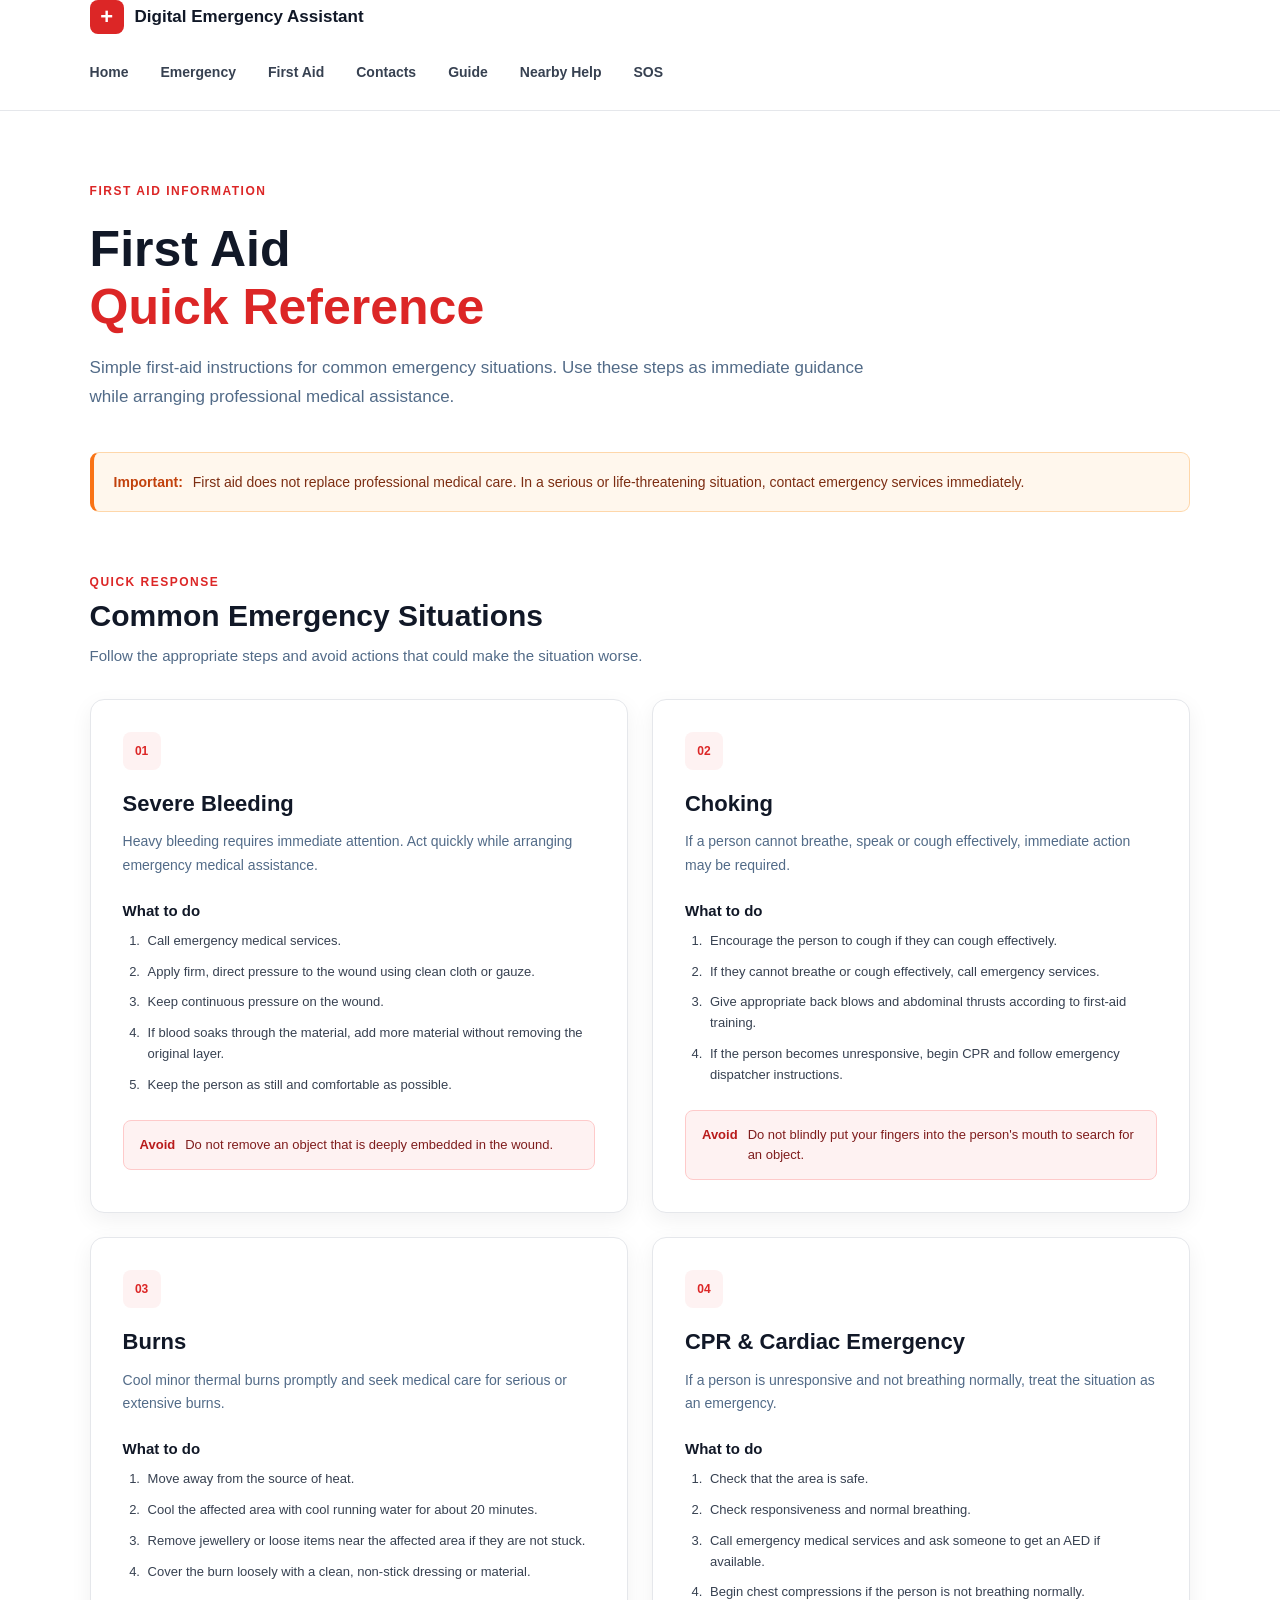
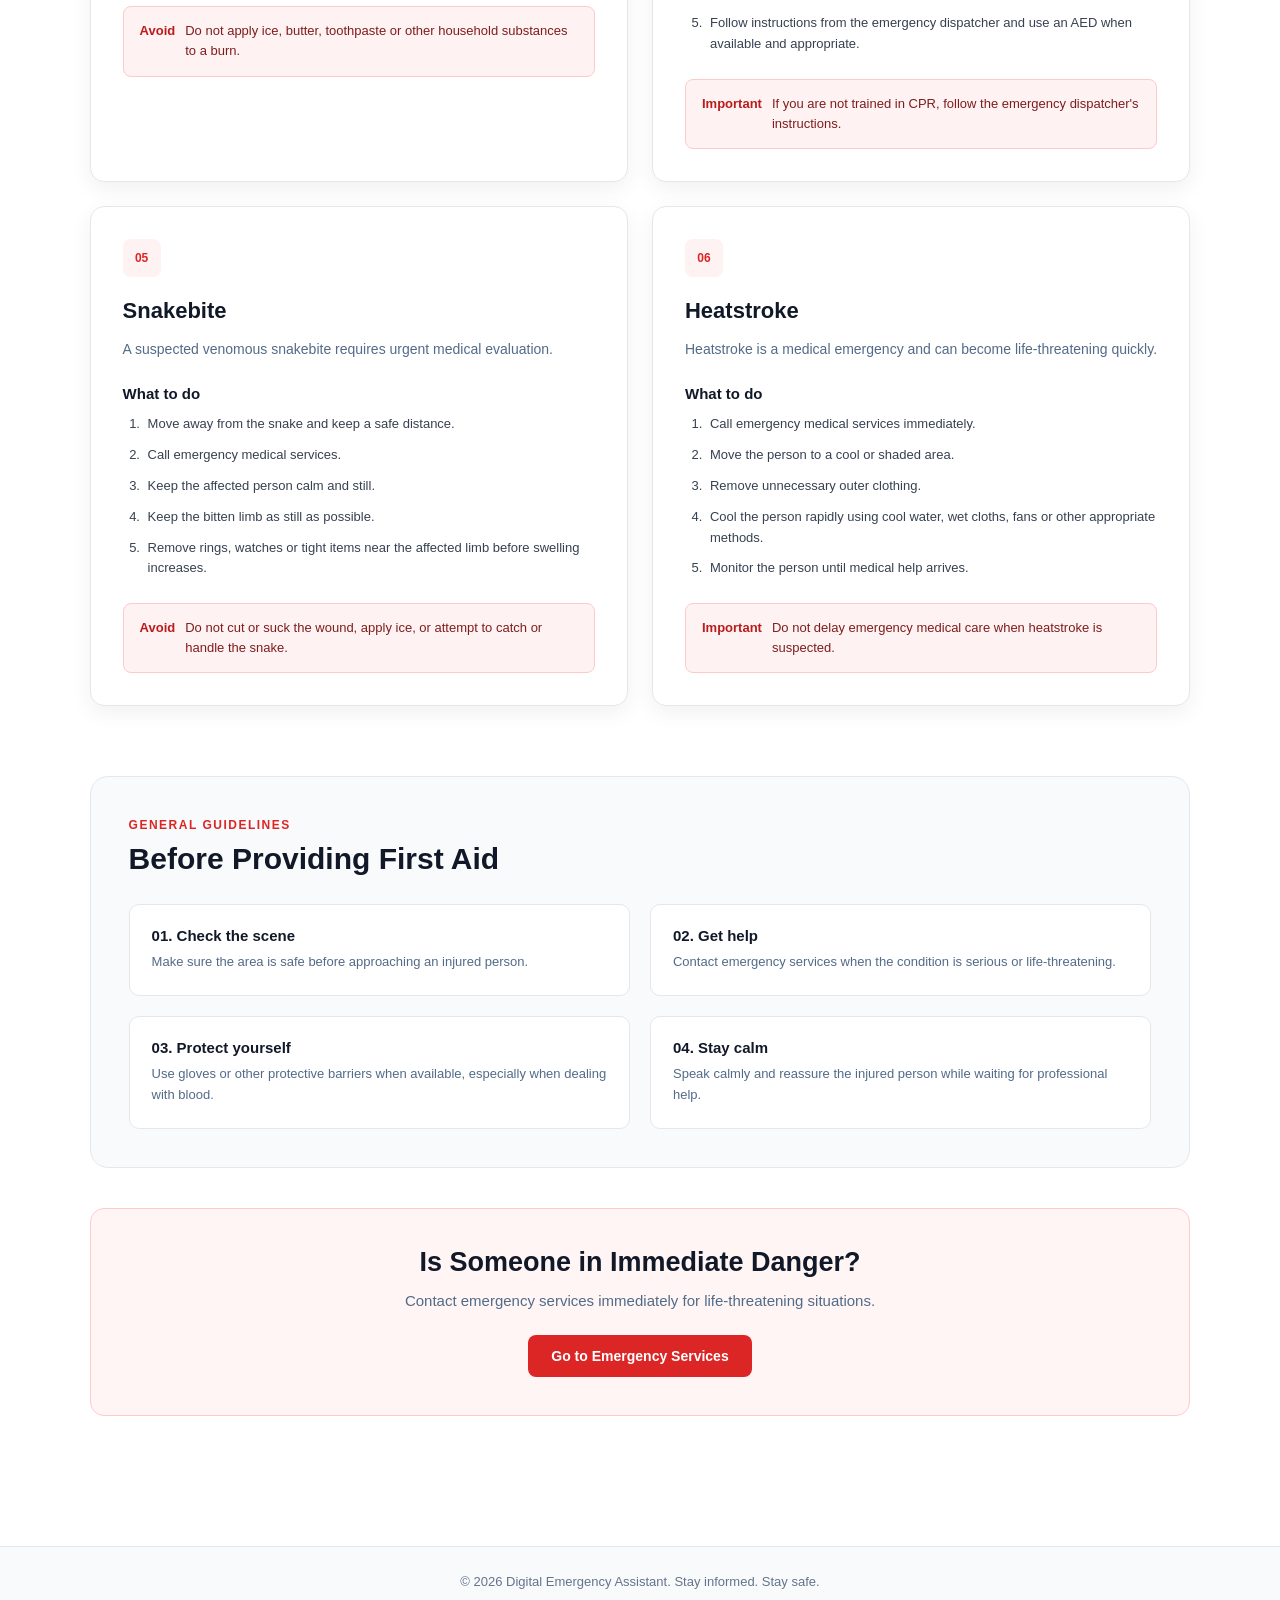
<file: first-aid.html>
<!DOCTYPE html>
<html lang="en">

<head>
    <meta charset="UTF-8">
    <meta name="viewport" content="width=device-width, initial-scale=1.0">

    <title>First Aid | Digital Emergency Assistant</title>

    <link rel="stylesheet" href="css/common.css">
    <link rel="stylesheet" href="css/firstaid.css">
</head>

<body>

    <!-- ==============================
         NAVIGATION
    =============================== -->

    <header class="navbar">

    <div class="nav-container">

        <div class="logo">
            <div class="logo-icon">+</div>
            <span>Digital Emergency Assistant</span>
        </div>

        <!-- MOBILE MENU BUTTON -->
        <button class="menu-toggle" onclick="toggleMenu()" aria-label="Open navigation menu">
            ☰
        </button>

        <nav>
            <ul class="nav-links">

                <li>
                    <a href="index.html">Home</a>
                </li>

                <li>
                    <a href="emergency.html">Emergency</a>
                </li>

                <li>
                    <a href="first-aid.html">First Aid</a>
                </li>

                <li>
                    <a href="contacts.html">Contacts</a>
                </li>

                <li>
                    <a href="guide.html">Guide</a>
                </li>

                <li>
                    <a href="shelters.html">Nearby Help</a>
                </li>

                <li>
                    <a href="sos.html">SOS</a>
                </li>

            </ul>
        </nav>

    </div>

</header>


    <!-- ==============================
         MAIN CONTENT
    =============================== -->

    <main class="firstaid-page">


        <!-- INTRODUCTION -->

        <section class="firstaid-intro">

            <span class="section-label">
                FIRST AID INFORMATION
            </span>

            <h1>
                First Aid<br>
                <span>Quick Reference</span>
            </h1>

            <p>
                Simple first-aid instructions for common emergency
                situations. Use these steps as immediate guidance
                while arranging professional medical assistance.
            </p>

        </section>


        <!-- IMPORTANT NOTICE -->

        <section class="firstaid-notice">

            <strong>
                Important:
            </strong>

            <span>
                First aid does not replace professional medical care.
                In a serious or life-threatening situation, contact
                emergency services immediately.
            </span>

        </section>


        <!-- ==============================
             FIRST AID GUIDES
        =============================== -->

        <section class="firstaid-section">

            <div class="section-heading">

                <span class="card-label">
                    QUICK RESPONSE
                </span>

                <h2>
                    Common Emergency Situations
                </h2>

                <p>
                    Follow the appropriate steps and avoid actions
                    that could make the situation worse.
                </p>

            </div>


            <div class="firstaid-grid">


                <!-- SEVERE BLEEDING -->

                <article class="firstaid-card">

                    <div class="firstaid-number">
                        01
                    </div>

                    <h3>
                        Severe Bleeding
                    </h3>

                    <p>
                        Heavy bleeding requires immediate attention.
                        Act quickly while arranging emergency medical
                        assistance.
                    </p>

                    <h4>
                        What to do
                    </h4>

                    <ol>
                        <li>
                            Call emergency medical services.
                        </li>

                        <li>
                            Apply firm, direct pressure to the wound
                            using clean cloth or gauze.
                        </li>

                        <li>
                            Keep continuous pressure on the wound.
                        </li>

                        <li>
                            If blood soaks through the material,
                            add more material without removing the
                            original layer.
                        </li>

                        <li>
                            Keep the person as still and comfortable
                            as possible.
                        </li>
                    </ol>

                    <div class="avoid-box">

                        <strong>
                            Avoid
                        </strong>

                        <span>
                            Do not remove an object that is deeply
                            embedded in the wound.
                        </span>

                    </div>

                </article>


                <!-- CHOKING -->

                <article class="firstaid-card">

                    <div class="firstaid-number">
                        02
                    </div>

                    <h3>
                        Choking
                    </h3>

                    <p>
                        If a person cannot breathe, speak or cough
                        effectively, immediate action may be required.
                    </p>

                    <h4>
                        What to do
                    </h4>

                    <ol>
                        <li>
                            Encourage the person to cough if they
                            can cough effectively.
                        </li>

                        <li>
                            If they cannot breathe or cough effectively,
                            call emergency services.
                        </li>

                        <li>
                            Give appropriate back blows and abdominal
                            thrusts according to first-aid training.
                        </li>

                        <li>
                            If the person becomes unresponsive,
                            begin CPR and follow emergency dispatcher
                            instructions.
                        </li>
                    </ol>

                    <div class="avoid-box">

                        <strong>
                            Avoid
                        </strong>

                        <span>
                            Do not blindly put your fingers into the
                            person's mouth to search for an object.
                        </span>

                    </div>

                </article>


                <!-- BURNS -->

                <article class="firstaid-card">

                    <div class="firstaid-number">
                        03
                    </div>

                    <h3>
                        Burns
                    </h3>

                    <p>
                        Cool minor thermal burns promptly and seek
                        medical care for serious or extensive burns.
                    </p>

                    <h4>
                        What to do
                    </h4>

                    <ol>
                        <li>
                            Move away from the source of heat.
                        </li>

                        <li>
                            Cool the affected area with cool running
                            water for about 20 minutes.
                        </li>

                        <li>
                            Remove jewellery or loose items near the
                            affected area if they are not stuck.
                        </li>

                        <li>
                            Cover the burn loosely with a clean,
                            non-stick dressing or material.
                        </li>
                    </ol>

                    <div class="avoid-box">

                        <strong>
                            Avoid
                        </strong>

                        <span>
                            Do not apply ice, butter, toothpaste or
                            other household substances to a burn.
                        </span>

                    </div>

                </article>


                <!-- CPR -->

                <article class="firstaid-card">

                    <div class="firstaid-number">
                        04
                    </div>

                    <h3>
                        CPR & Cardiac Emergency
                    </h3>

                    <p>
                        If a person is unresponsive and not breathing
                        normally, treat the situation as an emergency.
                    </p>

                    <h4>
                        What to do
                    </h4>

                    <ol>
                        <li>
                            Check that the area is safe.
                        </li>

                        <li>
                            Check responsiveness and normal breathing.
                        </li>

                        <li>
                            Call emergency medical services and ask
                            someone to get an AED if available.
                        </li>

                        <li>
                            Begin chest compressions if the person is
                            not breathing normally.
                        </li>

                        <li>
                            Follow instructions from the emergency
                            dispatcher and use an AED when available
                            and appropriate.
                        </li>
                    </ol>

                    <div class="avoid-box">

                        <strong>
                            Important
                        </strong>

                        <span>
                            If you are not trained in CPR, follow the
                            emergency dispatcher's instructions.
                        </span>

                    </div>

                </article>


                <!-- SNAKEBITE -->

                <article class="firstaid-card">

                    <div class="firstaid-number">
                        05
                    </div>

                    <h3>
                        Snakebite
                    </h3>

                    <p>
                        A suspected venomous snakebite requires
                        urgent medical evaluation.
                    </p>

                    <h4>
                        What to do
                    </h4>

                    <ol>
                        <li>
                            Move away from the snake and keep a safe
                            distance.
                        </li>

                        <li>
                            Call emergency medical services.
                        </li>

                        <li>
                            Keep the affected person calm and still.
                        </li>

                        <li>
                            Keep the bitten limb as still as possible.
                        </li>

                        <li>
                            Remove rings, watches or tight items near
                            the affected limb before swelling increases.
                        </li>
                    </ol>

                    <div class="avoid-box">

                        <strong>
                            Avoid
                        </strong>

                        <span>
                            Do not cut or suck the wound, apply ice,
                            or attempt to catch or handle the snake.
                        </span>

                    </div>

                </article>


                <!-- HEATSTROKE -->

                <article class="firstaid-card">

                    <div class="firstaid-number">
                        06
                    </div>

                    <h3>
                        Heatstroke
                    </h3>

                    <p>
                        Heatstroke is a medical emergency and can
                        become life-threatening quickly.
                    </p>

                    <h4>
                        What to do
                    </h4>

                    <ol>
                        <li>
                            Call emergency medical services immediately.
                        </li>

                        <li>
                            Move the person to a cool or shaded area.
                        </li>

                        <li>
                            Remove unnecessary outer clothing.
                        </li>

                        <li>
                            Cool the person rapidly using cool water,
                            wet cloths, fans or other appropriate methods.
                        </li>

                        <li>
                            Monitor the person until medical help arrives.
                        </li>
                    </ol>

                    <div class="avoid-box">

                        <strong>
                            Important
                        </strong>

                        <span>
                            Do not delay emergency medical care when
                            heatstroke is suspected.
                        </span>

                    </div>

                </article>

            </div>

        </section>


        <!-- ==============================
             GENERAL FIRST AID RULES
        =============================== -->

        <section class="general-firstaid">

            <span class="card-label">
                GENERAL GUIDELINES
            </span>

            <h2>
                Before Providing First Aid
            </h2>

            <div class="general-grid">

                <div>
                    <strong>01. Check the scene</strong>
                    <p>
                        Make sure the area is safe before approaching
                        an injured person.
                    </p>
                </div>

                <div>
                    <strong>02. Get help</strong>
                    <p>
                        Contact emergency services when the condition
                        is serious or life-threatening.
                    </p>
                </div>

                <div>
                    <strong>03. Protect yourself</strong>
                    <p>
                        Use gloves or other protective barriers when
                        available, especially when dealing with blood.
                    </p>
                </div>

                <div>
                    <strong>04. Stay calm</strong>
                    <p>
                        Speak calmly and reassure the injured person
                        while waiting for professional help.
                    </p>
                </div>

            </div>

        </section>


        <!-- ==============================
             EMERGENCY ACTION
        =============================== -->

        <section class="firstaid-emergency">

            <h2>
                Is Someone in Immediate Danger?
            </h2>

            <p>
                Contact emergency services immediately for
                life-threatening situations.
            </p>

            <a
                href="emergency.html"
                class="firstaid-emergency-button">

                Go to Emergency Services

            </a>

        </section>


    </main>


    <!-- ==============================
         FOOTER
    =============================== -->

    <footer class="footer">

        <p>

            &copy;

            <span class="current-year"></span>

            Digital Emergency Assistant.
            Stay informed. Stay safe.

        </p>

    </footer>


    <!-- ==============================
         JAVASCRIPT
    =============================== -->

    <script src="js/app.js"></script>
    <script src="js/firstaid.js"></script>

</body>

</html>
</file>
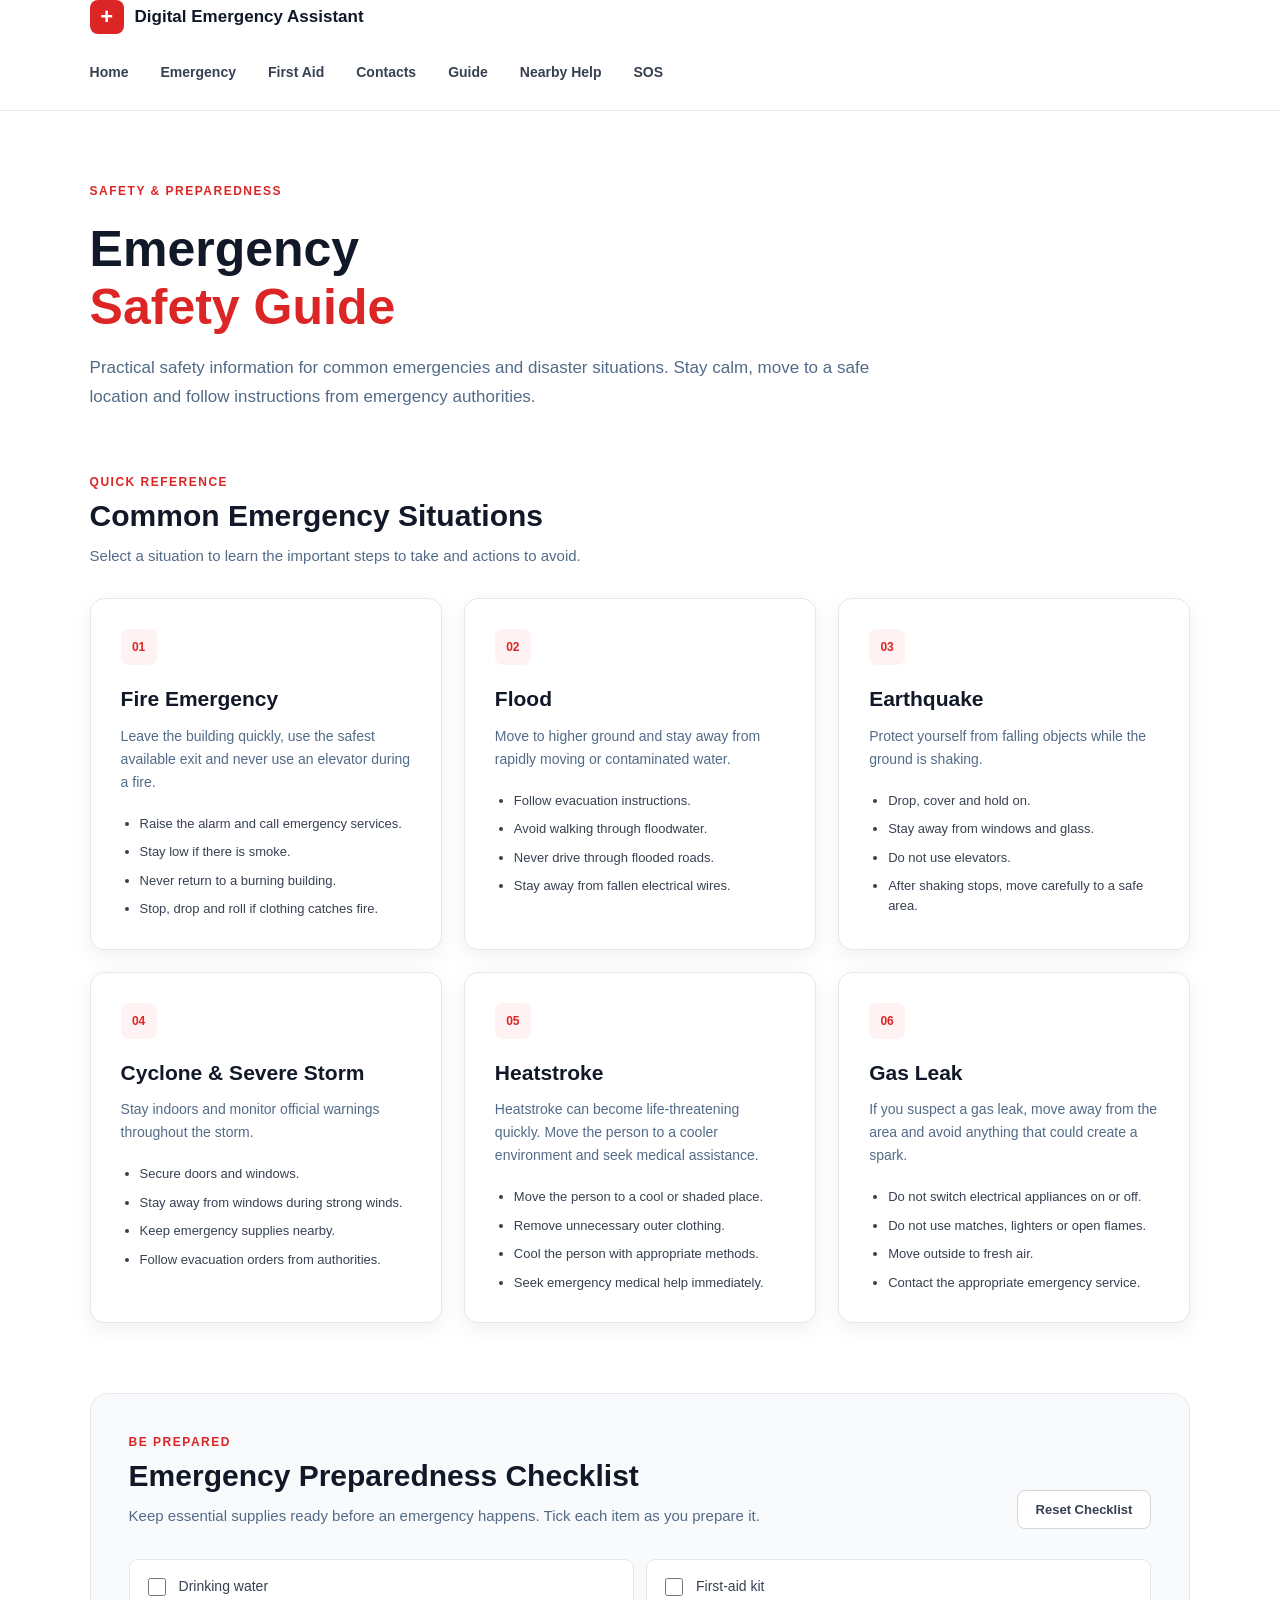
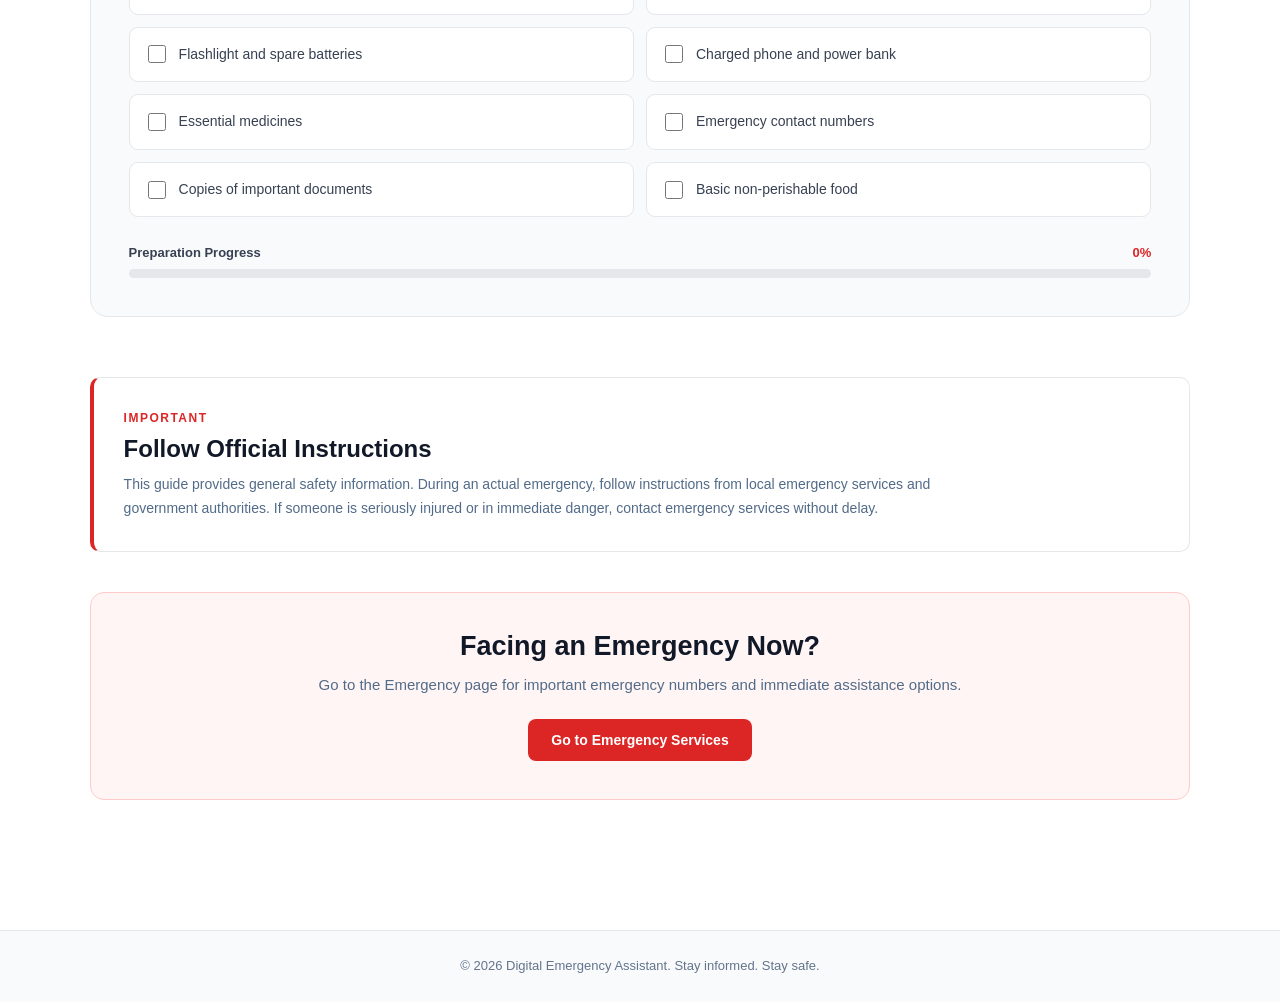
<file: guide.html>
<!DOCTYPE html>
<html lang="en">

<head>
    <meta charset="UTF-8">
    <meta name="viewport" content="width=device-width, initial-scale=1.0">

    <title>Safety Guide | Digital Emergency Assistant</title>

    <link rel="stylesheet" href="css/common.css">
    <link rel="stylesheet" href="css/guide.css">
</head>

<body>

    <!-- ==============================
         NAVIGATION
    =============================== -->

    <header class="navbar">

    <div class="nav-container">

        <div class="logo">
            <div class="logo-icon">+</div>
            <span>Digital Emergency Assistant</span>
        </div>

        <!-- MOBILE MENU BUTTON -->
        <button class="menu-toggle" onclick="toggleMenu()" aria-label="Open navigation menu">
            ☰
        </button>

        <nav>
            <ul class="nav-links">

                <li>
                    <a href="index.html">Home</a>
                </li>

                <li>
                    <a href="emergency.html">Emergency</a>
                </li>

                <li>
                    <a href="first-aid.html">First Aid</a>
                </li>

                <li>
                    <a href="contacts.html">Contacts</a>
                </li>

                <li>
                    <a href="guide.html">Guide</a>
                </li>

                <li>
                    <a href="shelters.html">Nearby Help</a>
                </li>

                <li>
                    <a href="sos.html">SOS</a>
                </li>

            </ul>
        </nav>

    </div>

</header>


    <!-- ==============================
         MAIN CONTENT
    =============================== -->

    <main class="guide-page">


        <!-- ==============================
             INTRODUCTION
        =============================== -->

        <section class="guide-intro">

            <span class="section-label">
                SAFETY & PREPAREDNESS
            </span>

            <h1>
                Emergency<br>
                <span>Safety Guide</span>
            </h1>

            <p>
                Practical safety information for common emergencies
                and disaster situations. Stay calm, move to a safe
                location and follow instructions from emergency
                authorities.
            </p>

        </section>


        <!-- ==============================
             QUICK SAFETY GUIDES
        =============================== -->

        <section class="safety-guides">

            <div class="section-heading">

                <span class="card-label">
                    QUICK REFERENCE
                </span>

                <h2>
                    Common Emergency Situations
                </h2>

                <p>
                    Select a situation to learn the important
                    steps to take and actions to avoid.
                </p>

            </div>


            <div class="guide-grid">


                <!-- FIRE -->

                <article class="guide-card">

                    <span class="guide-number">
                        01
                    </span>

                    <h3>
                        Fire Emergency
                    </h3>

                    <p>
                        Leave the building quickly, use the safest
                        available exit and never use an elevator
                        during a fire.
                    </p>

                    <ul>
                        <li>Raise the alarm and call emergency services.</li>
                        <li>Stay low if there is smoke.</li>
                        <li>Never return to a burning building.</li>
                        <li>Stop, drop and roll if clothing catches fire.</li>
                    </ul>

                </article>


                <!-- FLOOD -->

                <article class="guide-card">

                    <span class="guide-number">
                        02
                    </span>

                    <h3>
                        Flood
                    </h3>

                    <p>
                        Move to higher ground and stay away from
                        rapidly moving or contaminated water.
                    </p>

                    <ul>
                        <li>Follow evacuation instructions.</li>
                        <li>Avoid walking through floodwater.</li>
                        <li>Never drive through flooded roads.</li>
                        <li>Stay away from fallen electrical wires.</li>
                    </ul>

                </article>


                <!-- EARTHQUAKE -->

                <article class="guide-card">

                    <span class="guide-number">
                        03
                    </span>

                    <h3>
                        Earthquake
                    </h3>

                    <p>
                        Protect yourself from falling objects while
                        the ground is shaking.
                    </p>

                    <ul>
                        <li>Drop, cover and hold on.</li>
                        <li>Stay away from windows and glass.</li>
                        <li>Do not use elevators.</li>
                        <li>After shaking stops, move carefully to a safe area.</li>
                    </ul>

                </article>


                <!-- CYCLONE -->

                <article class="guide-card">

                    <span class="guide-number">
                        04
                    </span>

                    <h3>
                        Cyclone & Severe Storm
                    </h3>

                    <p>
                        Stay indoors and monitor official warnings
                        throughout the storm.
                    </p>

                    <ul>
                        <li>Secure doors and windows.</li>
                        <li>Stay away from windows during strong winds.</li>
                        <li>Keep emergency supplies nearby.</li>
                        <li>Follow evacuation orders from authorities.</li>
                    </ul>

                </article>


                <!-- HEATSTROKE -->

                <article class="guide-card">

                    <span class="guide-number">
                        05
                    </span>

                    <h3>
                        Heatstroke
                    </h3>

                    <p>
                        Heatstroke can become life-threatening quickly.
                        Move the person to a cooler environment and seek
                        medical assistance.
                    </p>

                    <ul>
                        <li>Move the person to a cool or shaded place.</li>
                        <li>Remove unnecessary outer clothing.</li>
                        <li>Cool the person with appropriate methods.</li>
                        <li>Seek emergency medical help immediately.</li>
                    </ul>

                </article>


                <!-- GAS LEAK -->

                <article class="guide-card">

                    <span class="guide-number">
                        06
                    </span>

                    <h3>
                        Gas Leak
                    </h3>

                    <p>
                        If you suspect a gas leak, move away from
                        the area and avoid anything that could create
                        a spark.
                    </p>

                    <ul>
                        <li>Do not switch electrical appliances on or off.</li>
                        <li>Do not use matches, lighters or open flames.</li>
                        <li>Move outside to fresh air.</li>
                        <li>Contact the appropriate emergency service.</li>
                    </ul>

                </article>

            </div>

        </section>


        <!-- ==============================
             PREPAREDNESS CHECKLIST
        =============================== -->

        <section class="preparedness-section">

            <div class="preparedness-header">

                <div>

                    <span class="card-label">
                        BE PREPARED
                    </span>

                    <h2>
                        Emergency Preparedness Checklist
                    </h2>

                    <p>
                        Keep essential supplies ready before an
                        emergency happens. Tick each item as you
                        prepare it.
                    </p>

                </div>

                <button
                    type="button"
                    class="reset-checklist-button"
                    onclick="resetChecklist()">

                    Reset Checklist

                </button>

            </div>


            <!-- CHECKLIST -->

            <div class="checklist">


                <label class="checklist-item">

                    <input
                        type="checkbox"
                        class="preparedness-check"
                        data-item="water">

                    <span>
                        Drinking water
                    </span>

                </label>


                <label class="checklist-item">

                    <input
                        type="checkbox"
                        class="preparedness-check"
                        data-item="firstaid">

                    <span>
                        First-aid kit
                    </span>

                </label>


                <label class="checklist-item">

                    <input
                        type="checkbox"
                        class="preparedness-check"
                        data-item="flashlight">

                    <span>
                        Flashlight and spare batteries
                    </span>

                </label>


                <label class="checklist-item">

                    <input
                        type="checkbox"
                        class="preparedness-check"
                        data-item="powerbank">

                    <span>
                        Charged phone and power bank
                    </span>

                </label>


                <label class="checklist-item">

                    <input
                        type="checkbox"
                        class="preparedness-check"
                        data-item="medicines">

                    <span>
                        Essential medicines
                    </span>

                </label>


                <label class="checklist-item">

                    <input
                        type="checkbox"
                        class="preparedness-check"
                        data-item="contacts">

                    <span>
                        Emergency contact numbers
                    </span>

                </label>


                <label class="checklist-item">

                    <input
                        type="checkbox"
                        class="preparedness-check"
                        data-item="documents">

                    <span>
                        Copies of important documents
                    </span>

                </label>


                <label class="checklist-item">

                    <input
                        type="checkbox"
                        class="preparedness-check"
                        data-item="food">

                    <span>
                        Basic non-perishable food
                    </span>

                </label>

            </div>


            <!-- PROGRESS -->

            <div class="checklist-progress">

                <div class="progress-text">

                    <span>
                        Preparation Progress
                    </span>

                    <strong id="checklistProgress">
                        0%
                    </strong>

                </div>

                <div class="progress-bar">

                    <div
                        id="progressFill"
                        class="progress-fill">
                    </div>

                </div>

            </div>

        </section>


        <!-- ==============================
             IMPORTANT SAFETY REMINDER
        =============================== -->

        <section class="safety-reminder">

            <span class="card-label">
                IMPORTANT
            </span>

            <h2>
                Follow Official Instructions
            </h2>

            <p>
                This guide provides general safety information.
                During an actual emergency, follow instructions
                from local emergency services and government
                authorities. If someone is seriously injured or
                in immediate danger, contact emergency services
                without delay.
            </p>

        </section>


        <!-- ==============================
             EMERGENCY ACTION
        =============================== -->

        <section class="guide-emergency">

            <h2>
                Facing an Emergency Now?
            </h2>

            <p>
                Go to the Emergency page for important emergency
                numbers and immediate assistance options.
            </p>

            <a
                href="emergency.html"
                class="guide-emergency-button">

                Go to Emergency Services

            </a>

        </section>


    </main>


    <!-- ==============================
         FOOTER
    ============================== -->

    <footer class="footer">

        <p>

            &copy;

            <span class="current-year"></span>

            Digital Emergency Assistant.
            Stay informed. Stay safe.

        </p>

    </footer>


    <!-- ==============================
         JAVASCRIPT
    ============================== -->

    <script src="js/app.js"></script>
    <script src="js/guide.js"></script>

</body>

</html>
</file>
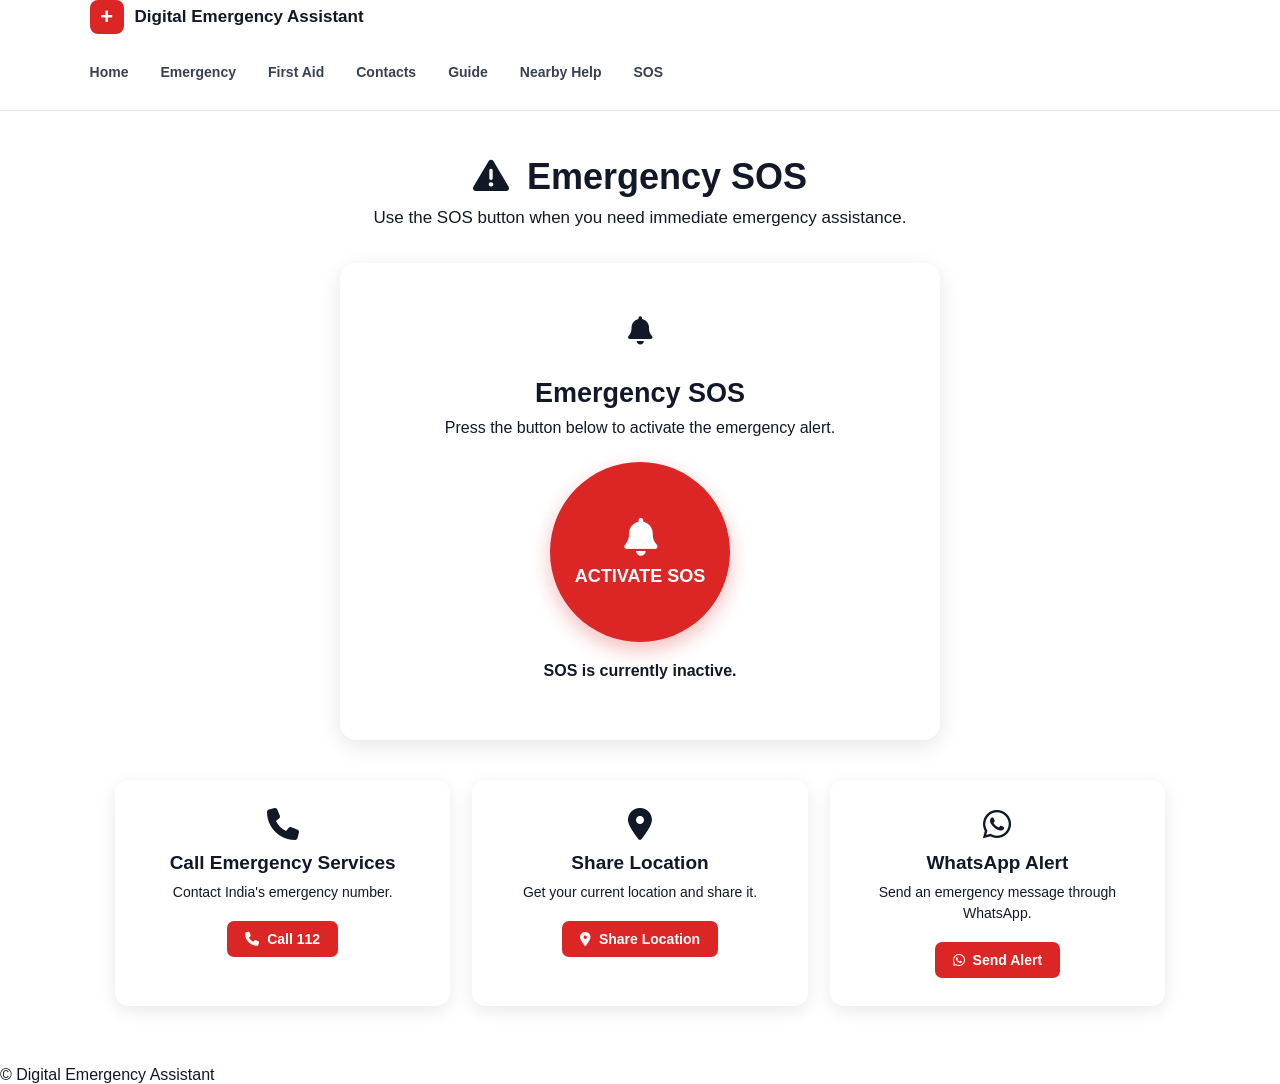
<file: sos.html>
<!DOCTYPE html>
<html lang="en">
<head>
    <meta charset="UTF-8">
    <meta name="viewport" content="width=device-width, initial-scale=1.0">

    <title>Emergency SOS | Digital Emergency Assistant</title>

    <link rel="stylesheet" href="css/common.css">
    <link rel="stylesheet" href="css/sos.css">

    <link rel="stylesheet"
          href="https://cdnjs.cloudflare.com/ajax/libs/font-awesome/6.5.2/css/all.min.css">
</head>

<body>

<header class="navbar">

    <div class="nav-container">

        <div class="logo">
            <div class="logo-icon">+</div>
            <span>Digital Emergency Assistant</span>
        </div>

        <!-- MOBILE MENU BUTTON -->
        <button class="menu-toggle" onclick="toggleMenu()" aria-label="Open navigation menu">
            ☰
        </button>

        <nav>
            <ul class="nav-links">

                <li>
                    <a href="index.html">Home</a>
                </li>

                <li>
                    <a href="emergency.html">Emergency</a>
                </li>

                <li>
                    <a href="first-aid.html">First Aid</a>
                </li>

                <li>
                    <a href="contacts.html">Contacts</a>
                </li>

                <li>
                    <a href="guide.html">Guide</a>
                </li>

                <li>
                    <a href="shelters.html">Nearby Help</a>
                </li>

                <li>
                    <a href="sos.html">SOS</a>
                </li>

            </ul>
        </nav>

    </div>

</header>


<main class="sos-page">

    <section class="sos-header">

        <h1>
            <i class="fa-solid fa-triangle-exclamation"></i>
            Emergency SOS
        </h1>

        <p>
            Use the SOS button when you need immediate emergency assistance.
        </p>

    </section>


    <section class="sos-container">

        <!-- MAIN SOS BUTTON -->

        <div class="sos-card">

            <div class="sos-icon">
                <i class="fa-solid fa-bell"></i>
            </div>

            <h2>Emergency SOS</h2>

            <p>
                Press the button below to activate the emergency alert.
            </p>

            <button id="sos-button" class="sos-button">
                <i class="fa-solid fa-bell"></i>
                ACTIVATE SOS
            </button>

            <p id="sos-status" class="sos-status">
                SOS is currently inactive.
            </p>

        </div>


        <!-- EMERGENCY ACTIONS -->

        <div class="sos-actions">

            <!-- CALL 112 -->

            <div class="action-card">

                <i class="fa-solid fa-phone"></i>

                <h3>Call Emergency Services</h3>

                <p>
                    Contact India's emergency number.
                </p>

                <a href="tel:112" class="action-button">
                    <i class="fa-solid fa-phone"></i>
                    Call 112
                </a>

            </div>


            <!-- SHARE LOCATION -->

            <div class="action-card">

                <i class="fa-solid fa-location-dot"></i>

                <h3>Share Location</h3>

                <p>
                    Get your current location and share it.
                </p>

                <button id="share-location" class="action-button">
                    <i class="fa-solid fa-location-dot"></i>
                    Share Location
                </button>

            </div>


            <!-- WHATSAPP ALERT -->

            <div class="action-card">

                <i class="fa-brands fa-whatsapp"></i>

                <h3>WhatsApp Alert</h3>

                <p>
                    Send an emergency message through WhatsApp.
                </p>

                <button id="whatsapp-alert" class="action-button">
                    <i class="fa-brands fa-whatsapp"></i>
                    Send Alert
                </button>

            </div>

        </div>

    </section>

</main>


<footer>

    <p>
        © <span id="current-year"></span>
        Digital Emergency Assistant
    </p>

</footer>


<script src="js/app.js"></script>
<script src="js/sos.js"></script>

</body>
</html>
</file>
<file: css/common.css>
/* =========================================================
   DIGITAL EMERGENCY ASSISTANT
   COMMON STYLES
   common.css
========================================================= */


/* =========================================================
   RESET
========================================================= */

* {
    margin: 0;
    padding: 0;
    box-sizing: border-box;
}

html {
    scroll-behavior: smooth;
}

body {
    margin: 0;

    background: #ffffff;

    color: #111827;

    font-family:
        Arial,
        Helvetica,
        sans-serif;
}

a {
    text-decoration: none;
}

button,
input,
select,
textarea {
    font-family: inherit;
}


/* =========================================================
   NAVBAR
========================================================= */

.navbar {
    width: 100%;
    min-height: 82px;

    padding: 0 7%;

    display: flex;
    align-items: center;
    justify-content: space-between;

    gap: 30px;

    background: #ffffff;

    border-bottom: 1px solid #e5e7eb;

    position: relative;
    z-index: 1000;
}


/* =========================================================
   LOGO
========================================================= */

.logo {
    display: flex;

    align-items: center;

    gap: 11px;

    color: #111827;

    font-size: 17px;

    font-weight: 800;

    white-space: nowrap;
}


/* Plus icon */

.logo-icon {
    width: 34px;
    height: 34px;

    display: flex;

    align-items: center;
    justify-content: center;

    background: #dc2626;

    color: #ffffff;

    border-radius: 8px;

    font-size: 22px;

    font-weight: 700;

    line-height: 1;
}


/* =========================================================
   NAVIGATION
========================================================= */

nav {
    display: block;
}

.nav-links {
    display: flex;

    align-items: center;

    justify-content: flex-end;

    gap: 32px;

    list-style: none;

    margin: 0;
    padding: 0;
}

.nav-links li {
    list-style: none;
}

.nav-links a {
    position: relative;

    display: inline-block;

    padding: 30px 0;

    color: #374151;

    font-size: 14px;

    font-weight: 700;

    transition:
        color 0.3s ease;
}

.nav-links a:hover {
    color: #dc2626;
}


/* Active page */

.nav-links a.active {
    color: #dc2626;
}


/* Active underline */

.nav-links a.active::after {
    content: "";

    position: absolute;

    left: 0;
    right: 0;

    bottom: 20px;

    height: 2px;

    background: #dc2626;

    border-radius: 2px;
}


/* =========================================================
   FOOTER
========================================================= */

.footer {
    width: 100%;

    padding: 25px 7%;

    margin-top: 50px;

    background: #f8fafc;

    border-top: 1px solid #e5e7eb;

    text-align: center;
}

.footer p {
    margin: 0;

    color: #64748b;

    font-size: 13px;

    line-height: 1.6;
}


/* =========================================================
   COMMON LABELS
========================================================= */

.section-label {
    display: inline-block;

    color: #dc2626;

    font-size: 12px;

    font-weight: 800;

    letter-spacing: 1.5px;
}

/* =========================================================
   MOBILE HAMBURGER MENU
========================================================= */

/* Hide hamburger button on desktop */
.menu-toggle {
    display: none;
    border: none;
    background: transparent;
    color: #111827;
    font-size: 28px;
    cursor: pointer;
    padding: 5px;
    line-height: 1;
}


/* =========================================================
   TABLET / MOBILE
========================================================= */

@media (max-width: 850px) {

    .navbar {
        min-height: 70px;
        padding: 14px 5%;
    }

    .nav-container {
        width: 100%;
        display: flex;
        align-items: center;
        justify-content: space-between;
    }

    .logo {
        font-size: 15px;
    }

    .logo-icon {
        width: 31px;
        height: 31px;
        font-size: 20px;
    }

    /* Hamburger button */
    .menu-toggle {
        display: flex;
        align-items: center;
        justify-content: center;
    }

    /* Hide navigation by default */
    nav {
        width: 100%;
    }

    .nav-links {
        display: none;
        width: 100%;
        margin-top: 15px;
        padding: 10px 0;
        flex-direction: column;
        align-items: center;
        justify-content: center;
        gap: 0;
        background: #ffffff;
        border-top: 1px solid #e5e7eb;
    }

    /* Show navigation when menu is opened */
    .nav-links.show-menu {
        display: flex;
    }

    .nav-links a {
        display: block;
        width: 100%;
        padding: 12px 10px;
        text-align: center;
        font-size: 14px;
    }

    .nav-links a.active::after {
        left: 40%;
        right: 40%;
        bottom: 5px;
    }
}


/* =========================================================
   SMALL MOBILE
========================================================= */

@media (max-width: 600px) {

    .navbar {
        padding: 13px 4%;
    }

    .nav-container {
        gap: 10px;
    }

    .logo {
        font-size: 14px;
        gap: 8px;
    }

    .logo-icon {
        width: 30px;
        height: 30px;
        font-size: 19px;
    }

    .menu-toggle {
        font-size: 26px;
    }

    .nav-links {
        margin-top: 12px;
    }

    .nav-links a {
        padding: 11px 8px;
        font-size: 13px;
    }
}


/* =========================================================
   VERY SMALL MOBILE
========================================================= */

@media (max-width: 380px) {

    .logo {
        font-size: 13px;
    }

    .logo-icon {
        width: 29px;
        height: 29px;
        font-size: 18px;
    }

    .menu-toggle {
        font-size: 25px;
    }

    .nav-links a {
        padding: 10px 6px;
        font-size: 12px;
    }
}
/* =========================================================
   HAMBURGER MENU
========================================================= */

.menu-toggle {
    display: none;
    border: none;
    background: transparent;
    color: #111827;
    font-size: 28px;
    cursor: pointer;
    padding: 5px;
    line-height: 1;
}


/* =========================================================
   MOBILE NAVIGATION
========================================================= */

@media (max-width: 850px) {

    .navbar {
        min-height: auto;
        padding: 14px 5%;
    }

    /* Logo + hamburger stay in one row */
    .nav-container {
        width: 100%;
        display: flex;
        flex-wrap: wrap;
        align-items: center;
        justify-content: space-between;
        gap: 0;
    }

    .logo {
        width: auto;
        justify-content: flex-start;
        font-size: 15px;
    }

    .logo-icon {
        width: 31px;
        height: 31px;
        font-size: 20px;
    }

    /* Show hamburger */
    .menu-toggle {
        display: flex;
        align-items: center;
        justify-content: center;
    }

    /* Navigation takes the full next row */
    nav {
        width: 100%;
        flex-basis: 100%;
        overflow: visible;
    }

    /* Hidden until hamburger is clicked */
    .nav-links {
        display: none;
        width: 100%;
        margin: 12px 0 0;
        padding: 8px 0;

        flex-direction: column;
        align-items: center;
        justify-content: center;

        gap: 0;

        background: #ffffff;
        border-top: 1px solid #e5e7eb;
    }

    /* Open menu */
    .nav-links.show-menu {
        display: flex;
    }

    .nav-links li {
        width: 100%;
        text-align: center;
    }

    .nav-links a {
        display: block;
        width: 100%;
        padding: 11px 10px;
        text-align: center;
        font-size: 14px;
        white-space: nowrap;
    }

    .nav-links a.active::after {
        left: 40%;
        right: 40%;
        bottom: 4px;
    }
}


/* =========================================================
   SMALL MOBILE
========================================================= */

@media (max-width: 600px) {

    .navbar {
        padding: 13px 4%;
    }

    .logo {
        font-size: 14px;
        gap: 8px;
    }

    .logo-icon {
        width: 30px;
        height: 30px;
        font-size: 19px;
    }

    .menu-toggle {
        font-size: 26px;
    }

    .nav-links {
        margin-top: 10px;
    }

    .nav-links a {
        padding: 10px 8px;
        font-size: 13px;
    }
}


/* =========================================================
   VERY SMALL MOBILE
========================================================= */

@media (max-width: 380px) {

    .logo {
        font-size: 13px;
    }

    .logo-icon {
        width: 29px;
        height: 29px;
        font-size: 18px;
    }

    .menu-toggle {
        font-size: 25px;
    }

    .nav-links a {
        padding: 9px 6px;
        font-size: 12px;
    }
}
</file>
<file: css/home.css>
/* =====================================================
   DIGITAL EMERGENCY ASSISTANT
   HOME PAGE STYLES
===================================================== */


/* ================= HERO ================= */

.hero {
    min-height: 650px;
    display: grid;
    grid-template-columns: 1fr 1fr;
    align-items: center;
    gap: 60px;
    max-width: 1200px;
    margin: auto;
    padding: 80px 30px;
}

.hero-content {
    max-width: 620px;
}

.hero-label,
.section-label {
    display: inline-block;
    background: #ffe1e1;
    color: #df2027;
    font-size: 13px;
    font-weight: 800;
    letter-spacing: 1.5px;
    padding: 10px 16px;
    border-radius: 30px;
    margin-bottom: 20px;
}

.hero h1 {
    font-size: 64px;
    line-height: 1.05;
    color: #101828;
    margin: 0 0 25px;
    font-weight: 800;
}

.hero h1 span {
    color: #e3262b;
}

.hero p {
    font-size: 18px;
    line-height: 1.8;
    color: #53657d;
    max-width: 650px;
    margin-bottom: 30px;
}

.hero-buttons {
    display: flex;
    gap: 15px;
    flex-wrap: wrap;
}


/* ================= BUTTONS ================= */

.btn {
    display: inline-block;
    padding: 15px 25px;
    border-radius: 9px;
    text-decoration: none;
    font-weight: 700;
    transition: 0.25s ease;
}

.btn-primary {
    background: #e3262b;
    color: white;
}

.btn-primary:hover {
    background: #c91920;
    transform: translateY(-2px);
}

.btn-secondary {
    background: white;
    color: #26364d;
    border: 1px solid #ccd4df;
}

.btn-secondary:hover {
    border-color: #e3262b;
    color: #e3262b;
    transform: translateY(-2px);
}


/* ================= HERO VISUAL ================= */

.hero-visual {
    display: flex;
    justify-content: center;
    align-items: center;
}

.safety-circle {
    width: 390px;
    height: 390px;
    border-radius: 50%;
    background: #fff2f2;
    border: 1px solid #ffcaca;
    display: flex;
    justify-content: center;
    align-items: center;
}

.safety-card {
    width: 220px;
    height: 220px;
    background: #e3262b;
    border-radius: 28px;
    display: flex;
    flex-direction: column;
    justify-content: center;
    align-items: center;
    color: white;
    box-shadow: 0 20px 50px rgba(227, 38, 43, 0.25);
    transform: rotate(-3deg);
    transition: 0.3s ease;
}

.safety-card:hover {
    transform: rotate(0deg) scale(1.04);
}

.shield {
    width: 65px;
    height: 65px;
    border-radius: 50%;
    background: white;
    color: #e3262b;
    display: flex;
    align-items: center;
    justify-content: center;
    font-size: 40px;
    font-weight: 800;
    margin-bottom: 15px;
}

.safety-card h3 {
    margin: 0 0 6px;
    font-size: 22px;
}

.safety-card p {
    margin: 0;
    font-size: 14px;
    opacity: 0.9;
}


/* ================= COMMON SECTION ================= */

.section-heading {
    max-width: 760px;
    margin: 0 auto 45px;
    text-align: center;
}

.section-heading h2 {
    font-size: 38px;
    color: #101828;
    margin: 0 0 15px;
}

.section-heading p {
    color: #5c6d82;
    line-height: 1.7;
    font-size: 16px;
}


/* ================= EMERGENCY NUMBERS ================= */

.emergency-numbers {
    background: #f7f9fc;
    padding: 80px 30px;
}

.numbers-grid {
    max-width: 1200px;
    margin: auto;
    display: grid;
    grid-template-columns: repeat(4, 1fr);
    gap: 20px;
}

.number-card {
    background: white;
    border: 1px solid #e0e5ec;
    border-radius: 14px;
    padding: 28px;
    text-align: center;
    transition: 0.25s ease;
}

.number-card:hover {
    transform: translateY(-6px);
    box-shadow: 0 15px 35px rgba(16, 24, 40, 0.1);
    border-color: #f0a0a0;
}

.number-card h3 {
    font-size: 18px;
    color: #25344a;
    margin-bottom: 15px;
}

.number-card strong {
    display: block;
    color: #e3262b;
    font-size: 38px;
    margin-bottom: 12px;
}

.number-card p {
    color: #64748b;
    line-height: 1.6;
    min-height: 50px;
}

.call-button {
    display: inline-block;
    margin-top: 12px;
    background: #e3262b;
    color: white;
    text-decoration: none;
    padding: 10px 20px;
    border-radius: 7px;
    font-weight: 700;
    transition: 0.2s ease;
}

.call-button:hover {
    background: #c91920;
}


/* ================= QUICK HELP ================= */

.quick-help {
    padding: 85px 30px;
}

.help-grid {
    max-width: 1200px;
    margin: auto;
    display: grid;
    grid-template-columns: repeat(3, 1fr);
    gap: 22px;
}

.help-card {
    display: block;
    text-decoration: none;
    background: white;
    border: 1px solid #dfe5ec;
    border-radius: 14px;
    padding: 30px;
    transition: 0.25s ease;
}

.help-card:hover {
    transform: translateY(-6px);
    box-shadow: 0 15px 35px rgba(16, 24, 40, 0.1);
    border-color: #e3262b;
}

.help-card h3 {
    color: #172033;
    margin-top: 0;
    font-size: 21px;
}

.help-card p {
    color: #607086;
    line-height: 1.7;
}

.help-card span {
    color: #e3262b;
    font-weight: 700;
}


/* ================= RESPONSE SECTION ================= */

.response-section {
    background: #101828;
    color: white;
    padding: 85px 30px;
}

.response-content {
    max-width: 1000px;
    margin: auto;
}

.response-section .section-label {
    background: #3a2022;
}

.response-section h2 {
    font-size: 38px;
    margin: 0 0 45px;
}

.response-steps {
    display: grid;
    grid-template-columns: 1fr 1fr;
    gap: 25px;
}

.response-step {
    display: flex;
    gap: 20px;
    padding: 25px;
    border: 1px solid #344054;
    border-radius: 12px;
    transition: 0.25s ease;
}

.response-step:hover {
    border-color: #e3262b;
    transform: translateY(-3px);
}

.response-step > span {
    color: #e3262b;
    font-size: 22px;
    font-weight: 800;
}

.response-step h3 {
    margin: 0 0 8px;
    font-size: 19px;
}

.response-step p {
    color: #c3ccd8;
    line-height: 1.6;
    margin: 0;
}


/* ================= FEATURES ================= */

.features {
    padding: 85px 30px;
    background: #ffffff;
}

.features-grid {
    max-width: 1200px;
    margin: auto;
    display: grid;
    grid-template-columns: repeat(4, 1fr);
    gap: 20px;
}

.feature-card {
    padding: 30px;
    border: 1px solid #e1e6ed;
    border-radius: 14px;
    transition: 0.25s ease;
}

.feature-card:hover {
    transform: translateY(-5px);
    box-shadow: 0 12px 30px rgba(16, 24, 40, 0.08);
}

.feature-card h3 {
    color: #172033;
    margin-top: 0;
    font-size: 19px;
}

.feature-card p {
    color: #607086;
    line-height: 1.7;
}


/* ================= SAFETY CTA ================= */

.safety-cta {
    max-width: 1200px;
    margin: 80px auto;
    padding: 50px;
    border-radius: 18px;
    background: #fff3f3;
    border: 1px solid #ffd4d4;
    display: flex;
    align-items: center;
    justify-content: space-between;
    gap: 30px;
}

.safety-cta h2 {
    color: #172033;
    font-size: 32px;
    margin: 0 0 12px;
}

.safety-cta p {
    color: #5f7086;
    line-height: 1.7;
    max-width: 650px;
}

.cta-buttons {
    display: flex;
    gap: 12px;
    flex-wrap: wrap;
}


/* ================= DISCLAIMER ================= */

.disclaimer {
    max-width: 1000px;
    margin: 0 auto 70px;
    padding: 25px 30px;
    background: #f7f9fc;
    border-left: 4px solid #e3262b;
}

.disclaimer h3 {
    margin-top: 0;
    color: #172033;
}

.disclaimer p {
    color: #5d6d82;
    line-height: 1.7;
    margin-bottom: 0;
}


/* ================= FOOTER ================= */

.footer {
    background: #101828;
    color: #c5cfdb;
    text-align: center;
    padding: 30px;
}

.footer p {
    margin: 5px 0;
}


/* ================= RESPONSIVE ================= */

@media (max-width: 1000px) {

    .hero {
        grid-template-columns: 1fr;
        text-align: center;
    }

    .hero-content {
        margin: auto;
    }

    .hero-buttons {
        justify-content: center;
    }

    .numbers-grid {
        grid-template-columns: repeat(2, 1fr);
    }

    .features-grid {
        grid-template-columns: repeat(2, 1fr);
    }

    .safety-cta {
        margin-left: 30px;
        margin-right: 30px;
    }
}


@media (max-width: 700px) {

    .hero {
        padding: 55px 20px;
    }

    .hero h1 {
        font-size: 45px;
    }

    .hero-visual {
        display: none;
    }

    .numbers-grid,
    .help-grid,
    .features-grid,
    .response-steps {
        grid-template-columns: 1fr;
    }

    .section-heading h2,
    .response-section h2 {
        font-size: 30px;
    }

    .safety-cta {
        flex-direction: column;
        align-items: flex-start;
        padding: 30px;
    }
}
/* Emergency safety card text */
.safety-card p {
    color: #ffffff;
    font-size: 15px;
    margin-top: 12px;
}
/* =========================================================
   REAL-TIME WEATHER SECTION
========================================================= */

.weather-section {
    width: 100%;
    padding: 90px 7%;
    background: #f8fafc;
}

.weather-container {
    max-width: 1100px;
    margin: 0 auto;
}

.weather-section .section-label {
    display: inline-block;
    padding: 10px 18px;

    background: #fee2e2;
    color: #dc2626;

    border-radius: 30px;

    font-size: 13px;
    font-weight: 800;
    letter-spacing: 1.5px;
}

.weather-section h2 {
    margin-top: 20px;

    font-size: 42px;
    line-height: 1.2;

    color: #111827;
}

.weather-section h2 span {
    color: #dc2626;
}

.weather-intro {
    max-width: 700px;
    margin-top: 15px;

    color: #64748b;

    font-size: 16px;
    line-height: 1.7;
}


/* =========================================================
   WEATHER CARD
========================================================= */

.weather-card {
    margin-top: 40px;

    padding: 32px;

    background: #ffffff;

    border: 1px solid #e5e7eb;

    border-radius: 18px;

    box-shadow: 0 10px 30px rgba(15, 23, 42, 0.06);
}


/* =========================================================
   WEATHER HEADER
========================================================= */

.weather-header {
    display: flex;

    align-items: center;
    justify-content: space-between;

    gap: 20px;

    padding-bottom: 25px;

    border-bottom: 1px solid #e5e7eb;
}

.weather-header h3 {
    margin: 0;

    font-size: 22px;

    color: #111827;
}

#weather-location {
    margin-top: 8px;

    color: #64748b;

    font-size: 14px;
}


/* =========================================================
   REFRESH BUTTON
========================================================= */

.weather-refresh {
    padding: 12px 20px;

    border: none;
    border-radius: 8px;

    background: #dc2626;
    color: #ffffff;

    font-size: 14px;
    font-weight: 700;

    cursor: pointer;

    transition: 0.3s ease;
}

.weather-refresh:hover {
    background: #b91c1c;
}


/* =========================================================
   WEATHER MAIN
========================================================= */

.weather-main {
    display: grid;

    grid-template-columns: 1fr 1fr;

    gap: 40px;

    padding: 35px 0;
}

.weather-temperature {
    display: flex;

    flex-direction: column;

    justify-content: center;
}

.weather-temperature span {
    font-size: 58px;

    font-weight: 800;

    color: #111827;
}

#weather-condition {
    margin-top: 8px;

    color: #475569;

    font-size: 18px;
}


/* =========================================================
   WEATHER DETAILS
========================================================= */

.weather-details {
    display: grid;

    grid-template-columns: repeat(3, 1fr);

    gap: 15px;
}

.weather-detail {
    padding: 20px;

    background: #f8fafc;

    border: 1px solid #e5e7eb;

    border-radius: 12px;
}

.weather-detail span {
    display: block;

    color: #64748b;

    font-size: 13px;
}

.weather-detail strong {
    display: block;

    margin-top: 8px;

    color: #111827;

    font-size: 20px;
}


/* =========================================================
   WEATHER SAFETY
========================================================= */

.weather-safety {
    padding: 20px;

    background: #fff7ed;

    border-left: 4px solid #f97316;

    border-radius: 8px;
}

.weather-safety h4 {
    margin: 0;

    color: #9a3412;

    font-size: 16px;
}

.weather-safety p {
    margin-top: 8px;

    color: #7c2d12;

    font-size: 14px;

    line-height: 1.6;
}


/* =========================================================
   UPDATED TIME
========================================================= */

.weather-updated {
    margin-top: 20px;

    color: #94a3b8;

    font-size: 12px;

    text-align: right;
}


/* =========================================================
   MOBILE
========================================================= */

@media (max-width: 768px) {

    .weather-section {
        padding: 60px 5%;
    }

    .weather-section h2 {
        font-size: 34px;
    }

    .weather-header {
        flex-direction: column;

        align-items: flex-start;
    }

    .weather-main {
        grid-template-columns: 1fr;
    }

    .weather-details {
        grid-template-columns: 1fr;
    }

    .weather-temperature span {
        font-size: 48px;
    }

    .weather-refresh {
        width: 100%;
    }

}
</file>
<file: css/contacts.css>
/* =========================================================
   DIGITAL EMERGENCY ASSISTANT
   CONTACTS / MEDICAL CARD
   contacts.css
========================================================= */


/* =========================================================
   PAGE
========================================================= */

.contacts-page {
    width: 86%;
    max-width: 1250px;
    margin: 0 auto;
    padding: 70px 0 80px;
}


/* =========================================================
   INTRODUCTION
========================================================= */

.contacts-intro {
    max-width: 850px;
    margin-bottom: 50px;
}

.contacts-intro h1 {
    margin: 22px 0 18px;

    color: #111827;

    font-size: 50px;
    line-height: 1.15;
}

.contacts-intro h1 span {
    color: #dc2626;
}

.contacts-intro p {
    max-width: 750px;

    color: #526b88;

    font-size: 17px;
    line-height: 1.7;
}


/* =========================================================
   MEDICAL CARD
========================================================= */

.medical-card-section {
    margin-bottom: 45px;
}

.medical-card {
    padding: 40px;

    background: #ffffff;

    border: 1px solid #e5e7eb;

    border-radius: 18px;

    box-shadow: 0 10px 30px rgba(17, 24, 39, 0.07);
}


/* =========================================================
   MEDICAL CARD HEADER
========================================================= */

.medical-card-header {
    margin-bottom: 32px;

    padding-bottom: 22px;

    border-bottom: 1px solid #e5e7eb;
}

.card-label {
    display: inline-block;

    color: #dc2626;

    font-size: 12px;
    font-weight: 800;

    letter-spacing: 1.5px;
}

.medical-card-header h2 {
    margin: 10px 0 0;

    color: #111827;

    font-size: 28px;
}


/* =========================================================
   FORM GRID
========================================================= */

.form-grid {
    display: grid;

    grid-template-columns: repeat(2, 1fr);

    gap: 24px;
}


/* =========================================================
   FORM GROUP
========================================================= */

.form-group {
    display: flex;

    flex-direction: column;

    gap: 8px;
}

.form-group label {
    color: #374151;

    font-size: 14px;

    font-weight: 700;
}


/* =========================================================
   INPUTS
========================================================= */

.form-group input,
.form-group select {
    width: 100%;

    box-sizing: border-box;

    padding: 14px 15px;

    background: #ffffff;

    color: #111827;

    border: 1px solid #d1d5db;

    border-radius: 8px;

    outline: none;

    font-family: inherit;

    font-size: 14px;

    transition:
        border-color 0.3s ease,
        box-shadow 0.3s ease;
}

.form-group input::placeholder {
    color: #9ca3af;
}

.form-group input:focus,
.form-group select:focus {
    border-color: #dc2626;

    box-shadow: 0 0 0 3px rgba(220, 38, 38, 0.10);
}


/* =========================================================
   MEDICAL CARD BUTTONS
========================================================= */

.form-actions {
    display: flex;

    flex-wrap: wrap;

    gap: 14px;

    margin-top: 30px;
}

.save-button {
    padding: 14px 24px;

    background: #dc2626;

    color: #ffffff;

    border: none;

    border-radius: 8px;

    cursor: pointer;

    font-family: inherit;

    font-size: 14px;

    font-weight: 700;

    transition:
        background 0.3s ease,
        transform 0.2s ease;
}

.save-button:hover {
    background: #b91c1c;

    transform: translateY(-2px);
}

.clear-button {
    padding: 14px 24px;

    background: #ffffff;

    color: #374151;

    border: 1px solid #d1d5db;

    border-radius: 8px;

    cursor: pointer;

    font-family: inherit;

    font-size: 14px;

    font-weight: 700;

    transition:
        background 0.3s ease,
        border-color 0.3s ease;
}

.clear-button:hover {
    background: #f9fafb;

    border-color: #9ca3af;
}


/* =========================================================
   SAVE STATUS
========================================================= */

.save-status {
    min-height: 20px;

    margin: 18px 0 0;

    color: #15803d;

    font-size: 14px;

    font-weight: 600;
}


/* =========================================================
   SAVED MEDICAL INFORMATION
========================================================= */

.saved-card-section {
    margin-bottom: 60px;
}

.saved-card {
    padding: 35px;

    background: #f8fafc;

    border: 1px solid #e5e7eb;

    border-radius: 18px;
}

.saved-header {
    margin-bottom: 28px;
}

.saved-header h2 {
    margin: 9px 0 0;

    color: #111827;

    font-size: 27px;
}

.saved-grid {
    display: grid;

    grid-template-columns: repeat(4, 1fr);

    gap: 16px;
}

.saved-item {
    min-height: 80px;

    padding: 18px;

    box-sizing: border-box;

    background: #ffffff;

    border: 1px solid #e5e7eb;

    border-radius: 10px;
}

.saved-item span {
    display: block;

    margin-bottom: 8px;

    color: #64748b;

    font-size: 12px;

    font-weight: 700;

    text-transform: uppercase;

    letter-spacing: 0.7px;
}

.saved-item strong {
    display: block;

    color: #111827;

    font-size: 15px;

    line-height: 1.5;

    word-break: break-word;
}


/* =========================================================
   TRUSTED EMERGENCY CONTACTS
========================================================= */

.trusted-contacts-section {
    margin-bottom: 55px;
}


/* =========================================================
   CONTACT SECTION HEADER
========================================================= */

.trusted-contacts-header {
    display: flex;

    align-items: flex-end;

    justify-content: space-between;

    gap: 30px;

    margin-bottom: 28px;
}

.trusted-contacts-header h2 {
    margin: 9px 0 10px;

    color: #111827;

    font-size: 30px;
}

.trusted-contacts-header p {
    max-width: 700px;

    margin: 0;

    color: #526b88;

    font-size: 15px;

    line-height: 1.7;
}


/* =========================================================
   ADD CONTACT BUTTON
========================================================= */

.add-contact-button {
    flex-shrink: 0;

    padding: 13px 20px;

    background: #dc2626;

    color: #ffffff;

    border: none;

    border-radius: 8px;

    cursor: pointer;

    font-family: inherit;

    font-size: 14px;

    font-weight: 700;

    white-space: nowrap;

    transition:
        background 0.3s ease,
        transform 0.2s ease;
}

.add-contact-button:hover {
    background: #b91c1c;

    transform: translateY(-2px);
}


/* =========================================================
   ADD CONTACT FORM
========================================================= */

.contact-form-container {
    display: none;

    margin-bottom: 25px;

    padding: 30px;

    background: #f8fafc;

    border: 1px solid #e5e7eb;

    border-radius: 14px;
}

.contact-form-container.show {
    display: block;
}

.contact-form-grid {
    display: grid;

    grid-template-columns: repeat(3, 1fr);

    gap: 20px;
}

.contact-form-actions {
    display: flex;

    gap: 12px;

    margin-top: 25px;
}


/* Save Contact */

.save-contact-button {
    padding: 13px 22px;

    background: #dc2626;

    color: #ffffff;

    border: none;

    border-radius: 8px;

    cursor: pointer;

    font-family: inherit;

    font-size: 14px;

    font-weight: 700;

    transition: background 0.3s ease;
}

.save-contact-button:hover {
    background: #b91c1c;
}


/* Cancel */

.cancel-contact-button {
    padding: 13px 22px;

    background: #ffffff;

    color: #374151;

    border: 1px solid #d1d5db;

    border-radius: 8px;

    cursor: pointer;

    font-family: inherit;

    font-size: 14px;

    font-weight: 700;
}

.cancel-contact-button:hover {
    background: #f9fafb;
}


/* =========================================================
   CONTACT LIST
========================================================= */

.contacts-list {
    display: flex;

    flex-direction: column;

    gap: 15px;
}


/* =========================================================
   CONTACT ITEM
========================================================= */

.contact-item {
    display: flex;

    align-items: center;

    justify-content: space-between;

    gap: 20px;

    padding: 22px 25px;

    background: #ffffff;

    border: 1px solid #e5e7eb;

    border-radius: 12px;

    box-shadow: 0 5px 18px rgba(17, 24, 39, 0.05);

    transition:
        border-color 0.3s ease,
        box-shadow 0.3s ease;
}

.contact-item:hover {
    border-color: #fecaca;

    box-shadow: 0 8px 22px rgba(17, 24, 39, 0.08);
}


/* Contact information */

.contact-info {
    min-width: 0;
}

.contact-info h3 {
    margin: 0 0 5px;

    color: #111827;

    font-size: 18px;
}

.contact-info p {
    margin: 0;

    color: #64748b;

    font-size: 14px;
}

.contact-phone {
    margin-top: 7px !important;

    color: #374151 !important;

    font-weight: 600;
}


/* =========================================================
   CONTACT ACTIONS
========================================================= */

.contact-actions {
    display: flex;

    align-items: center;

    gap: 10px;

    flex-shrink: 0;
}


/* Call */

.call-button {
    display: inline-block;

    padding: 10px 18px;

    background: #15803d;

    color: #ffffff;

    border-radius: 7px;

    text-decoration: none;

    font-size: 13px;

    font-weight: 700;

    transition: background 0.3s ease;
}

.call-button:hover {
    background: #166534;
}


/* Delete */

.delete-contact-button {
    padding: 10px 16px;

    background: #ffffff;

    color: #dc2626;

    border: 1px solid #fecaca;

    border-radius: 7px;

    cursor: pointer;

    font-family: inherit;

    font-size: 13px;

    font-weight: 700;

    transition:
        background 0.3s ease,
        border-color 0.3s ease;
}

.delete-contact-button:hover {
    background: #fef2f2;

    border-color: #dc2626;
}


/* =========================================================
   NO CONTACTS
========================================================= */

.no-contacts {
    padding: 35px;

    background: #f8fafc;

    border: 1px dashed #cbd5e1;

    border-radius: 12px;

    text-align: center;
}

.no-contacts h3 {
    margin: 0 0 8px;

    color: #374151;

    font-size: 18px;
}

.no-contacts p {
    margin: 0;

    color: #64748b;

    font-size: 14px;

    line-height: 1.6;
}


/* =========================================================
   PRIVACY NOTICE
========================================================= */

.privacy-notice {
    margin-bottom: 45px;

    padding: 25px 28px;

    background: #f9fafb;

    border-left: 4px solid #64748b;

    border-radius: 8px;
}

.privacy-notice h2 {
    margin: 0 0 10px;

    color: #111827;

    font-size: 20px;
}

.privacy-notice p {
    margin: 8px 0;

    color: #526b88;

    font-size: 14px;

    line-height: 1.7;
}


/* =========================================================
   EMERGENCY SECTION
========================================================= */

.contact-emergency {
    padding: 35px;

    background: #fff5f5;

    border: 1px solid #fecaca;

    border-radius: 14px;

    text-align: center;
}

.contact-emergency h2 {
    margin: 0 0 10px;

    color: #111827;

    font-size: 27px;
}

.contact-emergency p {
    margin: 0 auto 22px;

    max-width: 650px;

    color: #526b88;

    font-size: 15px;

    line-height: 1.7;
}

.emergency-button {
    display: inline-block;

    padding: 13px 22px;

    background: #dc2626;

    color: #ffffff;

    border-radius: 8px;

    text-decoration: none;

    font-size: 14px;

    font-weight: 700;

    transition:
        background 0.3s ease,
        transform 0.2s ease;
}

.emergency-button:hover {
    background: #b91c1c;

    transform: translateY(-2px);
}


/* =========================================================
   TABLET
========================================================= */

@media (max-width: 1000px) {

    .contacts-intro h1 {
        font-size: 44px;
    }

    .saved-grid {
        grid-template-columns: repeat(2, 1fr);
    }

    .contact-form-grid {
        grid-template-columns: repeat(2, 1fr);
    }

}


/* =========================================================
   MOBILE
========================================================= */

@media (max-width: 700px) {

    .contacts-page {
        width: 90%;

        padding: 50px 0 60px;
    }

    .contacts-intro h1 {
        font-size: 36px;
    }

    .contacts-intro p {
        font-size: 15px;
    }

    .medical-card {
        padding: 25px;
    }

    .form-grid {
        grid-template-columns: 1fr;

        gap: 20px;
    }

    .form-actions {
        flex-direction: column;
    }

    .save-button,
    .clear-button {
        width: 100%;
    }

    .saved-card {
        padding: 25px;
    }

    .saved-grid {
        grid-template-columns: 1fr;
    }


    /* Trusted contacts */

    .trusted-contacts-header {
        flex-direction: column;

        align-items: flex-start;

        gap: 20px;
    }

    .add-contact-button {
        width: 100%;
    }

    .contact-form-container {
        padding: 22px;
    }

    .contact-form-grid {
        grid-template-columns: 1fr;
    }

    .contact-form-actions {
        flex-direction: column;
    }

    .save-contact-button,
    .cancel-contact-button {
        width: 100%;
    }


    /* Contact item */

    .contact-item {
        align-items: flex-start;

        flex-direction: column;

        padding: 20px;
    }

    .contact-actions {
        width: 100%;
    }

    .call-button,
    .delete-contact-button {
        flex: 1;

        text-align: center;
    }


    .contact-emergency {
        padding: 28px 20px;
    }

}


/* =========================================================
   SMALL MOBILE
========================================================= */

@media (max-width: 420px) {

    .contacts-intro h1 {
        font-size: 31px;
    }

    .medical-card {
        padding: 20px;
    }

    .saved-card {
        padding: 20px;
    }

    .trusted-contacts-header h2 {
        font-size: 25px;
    }

    .contact-actions {
        flex-direction: column;
    }

    .call-button,
    .delete-contact-button {
        width: 100%;
        box-sizing: border-box;
    }

}
</file>
<file: css/emergency.css>
/* =========================================================
   DIGITAL EMERGENCY ASSISTANT
   EMERGENCY PAGE
   emergency.css
========================================================= */


/* =========================================================
   PAGE
========================================================= */

.emergency-page {
    width: 86%;
    max-width: 1250px;

    margin: 0 auto;

    padding: 70px 0 80px;
}


/* =========================================================
   INTRODUCTION
========================================================= */

.emergency-intro {
    max-width: 850px;

    margin-bottom: 40px;
}

.emergency-intro h1 {
    margin: 22px 0 18px;

    color: #111827;

    font-size: 50px;

    line-height: 1.15;
}

.emergency-intro h1 span {
    color: #dc2626;
}

.emergency-intro p {
    max-width: 780px;

    margin: 0;

    color: #526b88;

    font-size: 17px;

    line-height: 1.7;
}


/* =========================================================
   IMPORTANT NOTICE
========================================================= */

.emergency-notice {
    display: flex;

    align-items: flex-start;

    gap: 10px;

    margin-bottom: 60px;

    padding: 18px 20px;

    background: #fef2f2;

    border: 1px solid #fecaca;

    border-left: 4px solid #dc2626;

    border-radius: 9px;

    color: #7f1d1d;

    font-size: 14px;

    line-height: 1.6;
}

.emergency-notice strong {
    flex-shrink: 0;

    color: #b91c1c;
}


/* =========================================================
   SECTION HEADING
========================================================= */

.section-heading {
    margin-bottom: 30px;
}

.card-label {
    display: inline-block;

    color: #dc2626;

    font-size: 12px;

    font-weight: 800;

    letter-spacing: 1.5px;
}

.section-heading h2 {
    margin: 9px 0 10px;

    color: #111827;

    font-size: 30px;
}

.section-heading p {
    max-width: 700px;

    margin: 0;

    color: #526b88;

    font-size: 15px;

    line-height: 1.7;
}


/* =========================================================
   EMERGENCY SERVICE GRID
========================================================= */

.emergency-grid {
    display: grid;

    grid-template-columns: repeat(2, 1fr);

    gap: 22px;
}


/* =========================================================
   EMERGENCY CARD
========================================================= */

.emergency-card {
    padding: 30px;

    background: #ffffff;

    border: 1px solid #e5e7eb;

    border-radius: 14px;

    box-shadow:
        0 7px 22px rgba(17, 24, 39, 0.06);

    transition:
        transform 0.25s ease,
        box-shadow 0.25s ease,
        border-color 0.25s ease;
}

.emergency-card:hover {
    transform: translateY(-4px);

    border-color: #fecaca;

    box-shadow:
        0 12px 30px rgba(17, 24, 39, 0.09);
}


/* Main 112 card */

.primary-emergency {
    border: 2px solid #fecaca;

    background: #fffafa;
}


/* =========================================================
   CARD TOP
========================================================= */

.emergency-card-top {
    display: flex;

    align-items: center;

    justify-content: space-between;

    gap: 15px;

    margin-bottom: 20px;
}


/* Emergency number */

.emergency-number {
    display: inline-flex;

    align-items: center;

    justify-content: center;

    min-width: 68px;

    height: 48px;

    padding: 0 12px;

    background: #dc2626;

    color: #ffffff;

    border-radius: 8px;

    font-size: 21px;

    font-weight: 800;
}


/* Service tag */

.emergency-tag {
    color: #64748b;

    font-size: 10px;

    font-weight: 800;

    letter-spacing: 1px;

    text-align: right;
}


/* =========================================================
   CARD CONTENT
========================================================= */

.emergency-card h3 {
    margin: 0 0 12px;

    color: #111827;

    font-size: 22px;
}

.emergency-card p {
    min-height: 68px;

    margin: 0 0 22px;

    color: #526b88;

    font-size: 14px;

    line-height: 1.7;
}


/* =========================================================
   CALL BUTTON
========================================================= */

.call-button {
    display: inline-flex;

    align-items: center;

    justify-content: center;

    width: 100%;

    min-height: 46px;

    padding: 12px 20px;

    background: #dc2626;

    color: #ffffff;

    border-radius: 8px;

    font-size: 14px;

    font-weight: 700;

    transition:
        background 0.3s ease,
        transform 0.2s ease;
}

.call-button:hover {
    background: #b91c1c;

    transform: translateY(-2px);
}


/* =========================================================
   PERSONAL EMERGENCY CONTACTS
========================================================= */

.emergency-contacts {
    margin-top: 70px;
}

.emergency-contacts-list {
    display: grid;

    grid-template-columns: repeat(2, 1fr);

    gap: 15px;
}


/* Contact card created by JavaScript */

.emergency-contact-card {
    display: flex;

    align-items: center;

    justify-content: space-between;

    gap: 20px;

    padding: 20px;

    background: #ffffff;

    border: 1px solid #e5e7eb;

    border-radius: 10px;

    box-shadow:
        0 5px 16px rgba(17, 24, 39, 0.05);
}

.emergency-contact-info {
    min-width: 0;
}

.emergency-contact-name {
    margin: 0 0 5px;

    color: #111827;

    font-size: 16px;

    font-weight: 800;
}

.emergency-contact-relation {
    margin: 0 0 5px;

    color: #64748b;

    font-size: 13px;
}

.emergency-contact-phone {
    color: #374151;

    font-size: 13px;

    font-weight: 600;
}


/* Contact buttons */

.emergency-contact-actions {
    display: flex;

    align-items: center;

    gap: 8px;

    flex-shrink: 0;
}

.contact-call-button {
    display: inline-flex;

    align-items: center;

    justify-content: center;

    padding: 9px 14px;

    background: #dc2626;

    color: #ffffff;

    border-radius: 7px;

    font-size: 12px;

    font-weight: 700;
}

.contact-call-button:hover {
    background: #b91c1c;
}


/* Empty contacts */

.empty-contacts {
    padding: 30px;

    background: #f8fafc;

    border: 1px dashed #cbd5e1;

    border-radius: 10px;

    text-align: center;
}

.empty-contacts p {
    margin: 0 0 15px;

    color: #64748b;

    font-size: 14px;
}

.empty-contacts a {
    color: #dc2626;

    font-size: 14px;

    font-weight: 700;
}

.empty-contacts a:hover {
    text-decoration: underline;
}


/* =========================================================
   LOCATION SECTION
========================================================= */

.location-section {
    margin-top: 70px;

    padding: 38px;

    background: #f8fafc;

    border: 1px solid #e5e7eb;

    border-radius: 18px;
}

.location-content {
    max-width: 850px;
}

.location-content h2 {
    margin: 9px 0 10px;

    color: #111827;

    font-size: 30px;
}

.location-content p {
    max-width: 780px;

    margin: 0 0 24px;

    color: #526b88;

    font-size: 15px;

    line-height: 1.7;
}


/* Location button */

.location-button {
    display: inline-flex;

    align-items: center;

    justify-content: center;

    min-height: 46px;

    padding: 12px 20px;

    background: #111827;

    color: #ffffff;

    border: none;

    border-radius: 8px;

    cursor: pointer;

    font-size: 14px;

    font-weight: 700;

    transition:
        background 0.3s ease,
        transform 0.2s ease;
}

.location-button:hover {
    background: #374151;

    transform: translateY(-2px);
}


/* Location result */

.location-result {
    display: none;

    margin-top: 20px;

    padding: 17px;

    background: #ffffff;

    border: 1px solid #dbe3ec;

    border-radius: 8px;

    color: #374151;

    font-size: 13px;

    line-height: 1.7;
}

.location-result.show {
    display: block;
}


/* =========================================================
   INSTRUCTIONS
========================================================= */

.emergency-instructions {
    margin-top: 70px;
}

.emergency-instructions h2 {
    margin: 9px 0 28px;

    color: #111827;

    font-size: 30px;
}


/* Instruction grid */

.instruction-grid {
    display: grid;

    grid-template-columns: repeat(2, 1fr);

    gap: 18px;
}


/* Instruction item */

.instruction-item {
    display: flex;

    align-items: flex-start;

    gap: 18px;

    padding: 24px;

    background: #ffffff;

    border: 1px solid #e5e7eb;

    border-radius: 10px;
}


/* Number */

.instruction-number {
    display: flex;

    align-items: center;

    justify-content: center;

    width: 36px;
    height: 36px;

    flex-shrink: 0;

    background: #fef2f2;

    color: #dc2626;

    border-radius: 8px;

    font-size: 11px;

    font-weight: 800;
}

.instruction-item h3 {
    margin: 0 0 7px;

    color: #111827;

    font-size: 16px;
}

.instruction-item p {
    margin: 0;

    color: #526b88;

    font-size: 13px;

    line-height: 1.6;
}


/* =========================================================
   FINAL ACTION
========================================================= */

.emergency-action {
    margin-top: 45px;

    padding: 38px 30px;

    background: #fff5f5;

    border: 1px solid #fecaca;

    border-radius: 14px;

    text-align: center;
}

.emergency-action h2 {
    margin: 0 0 10px;

    color: #111827;

    font-size: 27px;
}

.emergency-action p {
    max-width: 650px;

    margin: 0 auto 22px;

    color: #526b88;

    font-size: 15px;

    line-height: 1.7;
}

.emergency-action-button {
    display: inline-block;

    padding: 13px 23px;

    background: #dc2626;

    color: #ffffff;

    border-radius: 8px;

    font-size: 14px;

    font-weight: 700;

    transition:
        background 0.3s ease,
        transform 0.2s ease;
}

.emergency-action-button:hover {
    background: #b91c1c;

    transform: translateY(-2px);
}


/* =========================================================
   TABLET
========================================================= */

@media (max-width: 900px) {

    .emergency-intro h1 {
        font-size: 44px;
    }

    .emergency-grid {
        grid-template-columns: 1fr;
    }

    .emergency-contacts-list {
        grid-template-columns: 1fr;
    }

}


/* =========================================================
   MOBILE
========================================================= */

@media (max-width: 700px) {

    .emergency-page {
        width: 90%;

        padding: 50px 0 60px;
    }


    .emergency-intro {
        margin-bottom: 35px;
    }

    .emergency-intro h1 {
        font-size: 36px;
    }

    .emergency-intro p {
        font-size: 15px;
    }


    .emergency-notice {
        flex-direction: column;

        gap: 4px;

        margin-bottom: 45px;
    }


    .emergency-card {
        padding: 25px;
    }


    .emergency-card-top {
        align-items: flex-start;
    }

    .emergency-tag {
        max-width: 130px;
    }


    .location-section {
        margin-top: 50px;

        padding: 25px;
    }

    .location-content h2 {
        font-size: 26px;
    }

    .location-button {
        width: 100%;
    }


    .emergency-instructions {
        margin-top: 50px;
    }

    .emergency-instructions h2 {
        font-size: 26px;
    }

    .instruction-grid {
        grid-template-columns: 1fr;
    }


    .emergency-action {
        padding: 30px 20px;
    }

}


/* =========================================================
   SMALL MOBILE
========================================================= */

@media (max-width: 420px) {

    .emergency-intro h1 {
        font-size: 31px;
    }

    .emergency-card {
        padding: 22px;
    }

    .emergency-number {
        min-width: 60px;

        height: 44px;

        font-size: 19px;
    }

    .emergency-card h3 {
        font-size: 20px;
    }

    .location-section {
        padding: 20px;
    }

    .emergency-action h2 {
        font-size: 24px;
    }

}
/* =========================================================
   MULTIPLE HELPLINE BUTTONS
========================================================= */

.dual-call-buttons {
    display: grid;

    grid-template-columns: 1fr 1fr;

    gap: 10px;

    margin-top: 10px;
}

.secondary-call-button {
    display: inline-flex;

    align-items: center;

    justify-content: center;

    min-height: 46px;

    padding: 12px 15px;

    background: #ffffff;

    color: #dc2626;

    border: 1px solid #fecaca;

    border-radius: 8px;

    font-size: 13px;

    font-weight: 700;

    transition:
        background 0.3s ease,
        color 0.3s ease;
}

.secondary-call-button:hover {
    background: #fef2f2;

    color: #b91c1c;
}


/* Mobile */

@media (max-width: 500px) {

    .dual-call-buttons {
        grid-template-columns: 1fr;
    }

}
</file>
<file: css/firstaid.css>
/* =========================================================
   DIGITAL EMERGENCY ASSISTANT
   FIRST AID
   firstaid.css
========================================================= */


/* =========================================================
   PAGE
========================================================= */

.firstaid-page {
    width: 86%;
    max-width: 1250px;

    margin: 0 auto;

    padding: 70px 0 80px;
}


/* =========================================================
   INTRODUCTION
========================================================= */

.firstaid-intro {
    max-width: 850px;

    margin-bottom: 40px;
}

.firstaid-intro h1 {
    margin: 22px 0 18px;

    color: #111827;

    font-size: 50px;

    line-height: 1.15;
}

.firstaid-intro h1 span {
    color: #dc2626;
}

.firstaid-intro p {
    max-width: 780px;

    margin: 0;

    color: #526b88;

    font-size: 17px;

    line-height: 1.7;
}


/* =========================================================
   IMPORTANT NOTICE
========================================================= */

.firstaid-notice {
    display: flex;

    align-items: flex-start;

    gap: 10px;

    margin-bottom: 60px;

    padding: 18px 20px;

    background: #fff7ed;

    border: 1px solid #fed7aa;

    border-left: 4px solid #f97316;

    border-radius: 9px;

    color: #7c2d12;

    font-size: 14px;

    line-height: 1.6;
}

.firstaid-notice strong {
    flex-shrink: 0;

    color: #c2410c;
}


/* =========================================================
   SECTION HEADING
========================================================= */

.section-heading {
    margin-bottom: 30px;
}

.card-label {
    display: inline-block;

    color: #dc2626;

    font-size: 12px;

    font-weight: 800;

    letter-spacing: 1.5px;
}

.section-heading h2 {
    margin: 9px 0 10px;

    color: #111827;

    font-size: 30px;
}

.section-heading p {
    max-width: 700px;

    margin: 0;

    color: #526b88;

    font-size: 15px;

    line-height: 1.7;
}


/* =========================================================
   FIRST AID GRID
========================================================= */

.firstaid-grid {
    display: grid;

    grid-template-columns: repeat(2, 1fr);

    gap: 24px;
}


/* =========================================================
   FIRST AID CARD
========================================================= */

.firstaid-card {
    position: relative;

    padding: 32px;

    background: #ffffff;

    border: 1px solid #e5e7eb;

    border-radius: 14px;

    box-shadow:
        0 7px 22px rgba(17, 24, 39, 0.06);

    transition:
        transform 0.25s ease,
        box-shadow 0.25s ease,
        border-color 0.25s ease;
}

.firstaid-card:hover {
    transform: translateY(-4px);

    border-color: #fecaca;

    box-shadow:
        0 12px 30px rgba(17, 24, 39, 0.09);
}


/* =========================================================
   NUMBER
========================================================= */

.firstaid-number {
    display: flex;

    align-items: center;

    justify-content: center;

    width: 38px;
    height: 38px;

    margin-bottom: 20px;

    background: #fef2f2;

    color: #dc2626;

    border-radius: 8px;

    font-size: 12px;

    font-weight: 800;
}


/* =========================================================
   CARD TITLE
========================================================= */

.firstaid-card h3 {
    margin: 0 0 12px;

    color: #111827;

    font-size: 22px;

    line-height: 1.3;
}


/* =========================================================
   CARD DESCRIPTION
========================================================= */

.firstaid-card > p {
    margin: 0 0 24px;

    color: #526b88;

    font-size: 14px;

    line-height: 1.7;
}


/* =========================================================
   WHAT TO DO
========================================================= */

.firstaid-card h4 {
    margin: 0 0 12px;

    color: #111827;

    font-size: 15px;

    font-weight: 800;
}


/* =========================================================
   NUMBERED STEPS
========================================================= */

.firstaid-card ol {
    margin: 0 0 24px;

    padding-left: 21px;
}

.firstaid-card ol li {
    margin-bottom: 10px;

    padding-left: 4px;

    color: #374151;

    font-size: 13px;

    line-height: 1.6;
}

.firstaid-card ol li:last-child {
    margin-bottom: 0;
}


/* =========================================================
   AVOID BOX
========================================================= */

.avoid-box {
    display: flex;

    align-items: flex-start;

    gap: 10px;

    padding: 14px 16px;

    background: #fef2f2;

    border: 1px solid #fecaca;

    border-radius: 8px;

    color: #7f1d1d;

    font-size: 13px;

    line-height: 1.55;
}

.avoid-box strong {
    flex-shrink: 0;

    color: #b91c1c;
}


/* =========================================================
   GENERAL FIRST AID
========================================================= */

.general-firstaid {
    margin-top: 70px;

    padding: 38px;

    background: #f8fafc;

    border: 1px solid #e5e7eb;

    border-radius: 18px;
}

.general-firstaid h2 {
    margin: 9px 0 28px;

    color: #111827;

    font-size: 30px;
}


/* =========================================================
   GENERAL GRID
========================================================= */

.general-grid {
    display: grid;

    grid-template-columns: repeat(2, 1fr);

    gap: 20px;
}

.general-grid > div {
    padding: 22px;

    background: #ffffff;

    border: 1px solid #e5e7eb;

    border-radius: 10px;
}

.general-grid strong {
    display: block;

    margin-bottom: 8px;

    color: #111827;

    font-size: 15px;
}

.general-grid p {
    margin: 0;

    color: #526b88;

    font-size: 13px;

    line-height: 1.6;
}


/* =========================================================
   EMERGENCY SECTION
========================================================= */

.firstaid-emergency {
    margin-top: 40px;

    padding: 38px 30px;

    background: #fff5f5;

    border: 1px solid #fecaca;

    border-radius: 14px;

    text-align: center;
}

.firstaid-emergency h2 {
    margin: 0 0 10px;

    color: #111827;

    font-size: 27px;
}

.firstaid-emergency p {
    max-width: 650px;

    margin: 0 auto 22px;

    color: #526b88;

    font-size: 15px;

    line-height: 1.7;
}


/* =========================================================
   EMERGENCY BUTTON
========================================================= */

.firstaid-emergency-button {
    display: inline-block;

    padding: 13px 23px;

    background: #dc2626;

    color: #ffffff;

    border-radius: 8px;

    text-decoration: none;

    font-size: 14px;

    font-weight: 700;

    transition:
        background 0.3s ease,
        transform 0.2s ease;
}

.firstaid-emergency-button:hover {
    background: #b91c1c;

    transform: translateY(-2px);
}


/* =========================================================
   TABLET
========================================================= */

@media (max-width: 1000px) {

    .firstaid-intro h1 {
        font-size: 44px;
    }

    .firstaid-grid {
        grid-template-columns: 1fr;
    }

}


/* =========================================================
   MOBILE
========================================================= */

@media (max-width: 700px) {

    .firstaid-page {
        width: 90%;

        padding: 50px 0 60px;
    }


    .firstaid-intro {
        margin-bottom: 35px;
    }

    .firstaid-intro h1 {
        font-size: 36px;
    }

    .firstaid-intro p {
        font-size: 15px;
    }


    .firstaid-notice {
        flex-direction: column;

        gap: 4px;

        margin-bottom: 45px;
    }


    .firstaid-card {
        padding: 25px;
    }


    .general-firstaid {
        margin-top: 50px;

        padding: 25px;
    }

    .general-firstaid h2 {
        font-size: 26px;
    }


    .general-grid {
        grid-template-columns: 1fr;
    }


    .firstaid-emergency {
        padding: 30px 20px;
    }

}


/* =========================================================
   SMALL MOBILE
========================================================= */

@media (max-width: 420px) {

    .firstaid-intro h1 {
        font-size: 31px;
    }

    .firstaid-card {
        padding: 22px;
    }

    .firstaid-card h3 {
        font-size: 20px;
    }

    .general-firstaid {
        padding: 20px;
    }

    .firstaid-emergency h2 {
        font-size: 24px;
    }

}
</file>
<file: css/guide.css>
/* =========================================================
   DIGITAL EMERGENCY ASSISTANT
   SAFETY GUIDE
   guide.css
========================================================= */


/* =========================================================
   PAGE
========================================================= */

.guide-page {
    width: 86%;
    max-width: 1250px;
    margin: 0 auto;
    padding: 70px 0 80px;
}


/* =========================================================
   INTRODUCTION
========================================================= */

.guide-intro {
    max-width: 850px;
    margin-bottom: 60px;
}

.guide-intro h1 {
    margin: 22px 0 18px;

    color: #111827;

    font-size: 50px;
    line-height: 1.15;
}

.guide-intro h1 span {
    color: #dc2626;
}

.guide-intro p {
    max-width: 780px;

    color: #526b88;

    font-size: 17px;
    line-height: 1.7;
}


/* =========================================================
   SECTION HEADING
========================================================= */

.section-heading {
    margin-bottom: 30px;
}

.card-label {
    display: inline-block;

    color: #dc2626;

    font-size: 12px;
    font-weight: 800;

    letter-spacing: 1.5px;
}

.section-heading h2 {
    margin: 9px 0 10px;

    color: #111827;

    font-size: 30px;
}

.section-heading p {
    max-width: 700px;

    margin: 0;

    color: #526b88;

    font-size: 15px;
    line-height: 1.7;
}


/* =========================================================
   GUIDE GRID
========================================================= */

.guide-grid {
    display: grid;

    grid-template-columns: repeat(3, 1fr);

    gap: 22px;
}


/* =========================================================
   GUIDE CARD
========================================================= */

.guide-card {
    position: relative;

    padding: 30px;

    background: #ffffff;

    border: 1px solid #e5e7eb;

    border-radius: 14px;

    box-shadow: 0 7px 22px rgba(17, 24, 39, 0.06);

    transition:
        transform 0.25s ease,
        box-shadow 0.25s ease,
        border-color 0.25s ease;
}

.guide-card:hover {
    transform: translateY(-4px);

    border-color: #fecaca;

    box-shadow: 0 12px 30px rgba(17, 24, 39, 0.09);
}


/* Guide number */

.guide-number {
    display: inline-flex;

    align-items: center;
    justify-content: center;

    width: 36px;
    height: 36px;

    margin-bottom: 20px;

    background: #fef2f2;

    color: #dc2626;

    border-radius: 8px;

    font-size: 12px;

    font-weight: 800;
}


/* Guide title */

.guide-card h3 {
    margin: 0 0 12px;

    color: #111827;

    font-size: 21px;

    line-height: 1.3;
}


/* Guide description */

.guide-card > p {
    margin: 0 0 20px;

    color: #526b88;

    font-size: 14px;

    line-height: 1.65;
}


/* Guide list */

.guide-card ul {
    margin: 0;

    padding-left: 19px;
}

.guide-card li {
    margin-bottom: 9px;

    color: #374151;

    font-size: 13px;

    line-height: 1.5;
}

.guide-card li:last-child {
    margin-bottom: 0;
}


/* =========================================================
   PREPAREDNESS SECTION
========================================================= */

.preparedness-section {
    margin-top: 70px;

    padding: 38px;

    background: #f8fafc;

    border: 1px solid #e5e7eb;

    border-radius: 18px;
}


/* =========================================================
   PREPAREDNESS HEADER
========================================================= */

.preparedness-header {
    display: flex;

    align-items: flex-end;

    justify-content: space-between;

    gap: 30px;

    margin-bottom: 30px;
}

.preparedness-header h2 {
    margin: 9px 0 10px;

    color: #111827;

    font-size: 30px;
}

.preparedness-header p {
    max-width: 700px;

    margin: 0;

    color: #526b88;

    font-size: 15px;

    line-height: 1.7;
}


/* =========================================================
   RESET BUTTON
========================================================= */

.reset-checklist-button {
    flex-shrink: 0;

    padding: 11px 18px;

    background: #ffffff;

    color: #374151;

    border: 1px solid #d1d5db;

    border-radius: 8px;

    cursor: pointer;

    font-family: inherit;

    font-size: 13px;

    font-weight: 700;

    transition:
        background 0.3s ease,
        border-color 0.3s ease;
}

.reset-checklist-button:hover {
    background: #fef2f2;

    border-color: #fca5a5;

    color: #b91c1c;
}


/* =========================================================
   CHECKLIST
========================================================= */

.checklist {
    display: grid;

    grid-template-columns: repeat(2, 1fr);

    gap: 12px;
}


/* =========================================================
   CHECKLIST ITEM
========================================================= */

.checklist-item {
    display: flex;

    align-items: center;

    gap: 13px;

    padding: 17px 18px;

    background: #ffffff;

    border: 1px solid #e5e7eb;

    border-radius: 9px;

    cursor: pointer;

    transition:
        background 0.2s ease,
        border-color 0.2s ease;
}

.checklist-item:hover {
    background: #fffafa;

    border-color: #fecaca;
}


/* Checkbox */

.checklist-item input {
    width: 18px;
    height: 18px;

    flex-shrink: 0;

    accent-color: #dc2626;

    cursor: pointer;
}


/* Text */

.checklist-item span {
    color: #374151;

    font-size: 14px;

    line-height: 1.4;
}


/* Checked state */

.checklist-item input:checked + span {
    color: #64748b;

    text-decoration: line-through;
}


/* =========================================================
   CHECKLIST PROGRESS
========================================================= */

.checklist-progress {
    margin-top: 28px;
}

.progress-text {
    display: flex;

    align-items: center;

    justify-content: space-between;

    margin-bottom: 9px;

    color: #374151;

    font-size: 13px;

    font-weight: 700;
}

.progress-text strong {
    color: #dc2626;
}


/* Progress background */

.progress-bar {
    width: 100%;
    height: 9px;

    overflow: hidden;

    background: #e5e7eb;

    border-radius: 20px;
}


/* Progress fill */

.progress-fill {
    width: 0%;

    height: 100%;

    background: #dc2626;

    border-radius: 20px;

    transition: width 0.3s ease;
}


/* =========================================================
   SAFETY REMINDER
========================================================= */

.safety-reminder {
    margin-top: 60px;

    padding: 30px;

    background: #ffffff;

    border: 1px solid #e5e7eb;

    border-left: 4px solid #dc2626;

    border-radius: 10px;
}

.safety-reminder h2 {
    margin: 9px 0 10px;

    color: #111827;

    font-size: 24px;
}

.safety-reminder p {
    max-width: 850px;

    margin: 0;

    color: #526b88;

    font-size: 14px;

    line-height: 1.7;
}


/* =========================================================
   EMERGENCY ACTION
========================================================= */

.guide-emergency {
    margin-top: 40px;

    padding: 38px 30px;

    background: #fff5f5;

    border: 1px solid #fecaca;

    border-radius: 14px;

    text-align: center;
}

.guide-emergency h2 {
    margin: 0 0 10px;

    color: #111827;

    font-size: 27px;
}

.guide-emergency p {
    max-width: 650px;

    margin: 0 auto 22px;

    color: #526b88;

    font-size: 15px;

    line-height: 1.7;
}

.guide-emergency-button {
    display: inline-block;

    padding: 13px 23px;

    background: #dc2626;

    color: #ffffff;

    border-radius: 8px;

    text-decoration: none;

    font-size: 14px;

    font-weight: 700;

    transition:
        background 0.3s ease,
        transform 0.2s ease;
}

.guide-emergency-button:hover {
    background: #b91c1c;

    transform: translateY(-2px);
}


/* =========================================================
   TABLET
========================================================= */

@media (max-width: 1000px) {

    .guide-intro h1 {
        font-size: 44px;
    }

    .guide-grid {
        grid-template-columns: repeat(2, 1fr);
    }

}


/* =========================================================
   MOBILE
========================================================= */

@media (max-width: 700px) {

    .guide-page {
        width: 90%;

        padding: 50px 0 60px;
    }

    .guide-intro {
        margin-bottom: 45px;
    }

    .guide-intro h1 {
        font-size: 36px;
    }

    .guide-intro p {
        font-size: 15px;
    }

    .guide-grid {
        grid-template-columns: 1fr;
    }

    .guide-card {
        padding: 25px;
    }


    /* Preparedness */

    .preparedness-section {
        margin-top: 50px;

        padding: 25px;
    }

    .preparedness-header {
        flex-direction: column;

        align-items: flex-start;

        gap: 20px;
    }

    .preparedness-header h2 {
        font-size: 26px;
    }

    .reset-checklist-button {
        width: 100%;
    }

    .checklist {
        grid-template-columns: 1fr;
    }


    /* Reminder */

    .safety-reminder {
        margin-top: 45px;

        padding: 25px;
    }

    .guide-emergency {
        padding: 30px 20px;
    }

}


/* =========================================================
   SMALL MOBILE
========================================================= */

@media (max-width: 420px) {

    .guide-intro h1 {
        font-size: 31px;
    }

    .guide-card {
        padding: 22px;
    }

    .preparedness-section {
        padding: 20px;
    }

    .guide-emergency h2 {
        font-size: 24px;
    }

}
</file>
<file: css/sos.css>
/* =================================
   SOS PAGE
================================= */

.sos-page {
    min-height: 80vh;
    padding: 45px 20px 60px;
}


/* =================================
   SOS HEADER
================================= */

.sos-header {
    text-align: center;
    margin-bottom: 35px;
}

.sos-header h1 {
    font-size: 36px;
    margin-bottom: 10px;
}

.sos-header h1 i {
    margin-right: 8px;
}

.sos-header p {
    font-size: 17px;
    margin: 0;
}


/* =================================
   MAIN SOS CONTAINER
================================= */

.sos-container {
    max-width: 1050px;
    margin: 0 auto;
}


/* =================================
   MAIN SOS CARD
================================= */

.sos-card {
    max-width: 600px;
    margin: 0 auto 40px;
    padding: 35px 30px;
    text-align: center;

    background: #ffffff;
    border-radius: 16px;

    box-shadow: 0 6px 22px rgba(0, 0, 0, 0.10);
}

.sos-icon {
    width: 65px;
    height: 65px;

    margin: 0 auto 15px;

    display: flex;
    align-items: center;
    justify-content: center;

    border-radius: 50%;

    font-size: 28px;
}

.sos-card h2 {
    font-size: 27px;
    margin: 10px 0;
}

.sos-card > p {
    font-size: 16px;
    margin-bottom: 25px;
}


/* =================================
   SOS BUTTON
================================= */

.sos-button {
    width: 180px;
    height: 180px;

    border-radius: 50%;
    border: 8px solid rgba(220, 38, 38, 0.15);

    background: #dc2626;
    color: #ffffff;

    font-size: 18px;
    font-weight: 700;

    cursor: pointer;

    display: flex;
    flex-direction: column;
    align-items: center;
    justify-content: center;

    margin: 20px auto;

    box-shadow: 0 8px 20px rgba(220, 38, 38, 0.30);

    transition:
        transform 0.2s ease,
        box-shadow 0.2s ease;
}

.sos-button i {
    display: block;
    font-size: 38px;
    margin-bottom: 10px;
}

.sos-button:hover {
    transform: scale(1.05);

    box-shadow:
        0 10px 28px rgba(220, 38, 38, 0.40);
}

.sos-button:active {
    transform: scale(0.96);
}


/* =================================
   ACTIVE SOS BUTTON
================================= */

.sos-button.sos-active {
    background: #991b1b;

    animation: sosPulse 1.2s infinite;
}

@keyframes sosPulse {

    0% {
        box-shadow: 0 0 0 0 rgba(220, 38, 38, 0.50);
    }

    70% {
        box-shadow: 0 0 0 20px rgba(220, 38, 38, 0);
    }

    100% {
        box-shadow: 0 0 0 0 rgba(220, 38, 38, 0);
    }
}


/* =================================
   SOS STATUS
================================= */

.sos-status {
    margin-top: 20px;
    font-weight: 600;
    font-size: 15px;
}


/* =================================
   ACTION CARDS
================================= */

.sos-actions {
    display: grid;

    grid-template-columns: repeat(3, 1fr);

    gap: 22px;

    margin-top: 30px;
}

.action-card {
    padding: 28px 20px;

    text-align: center;

    background: #ffffff;

    border-radius: 14px;

    box-shadow: 0 5px 18px rgba(0, 0, 0, 0.09);

    transition:
        transform 0.2s ease,
        box-shadow 0.2s ease;
}

.action-card:hover {
    transform: translateY(-5px);

    box-shadow: 0 9px 25px rgba(0, 0, 0, 0.14);
}

.action-card > i {
    font-size: 32px;

    margin-bottom: 12px;
}

.action-card h3 {
    font-size: 19px;
    margin-bottom: 8px;
}

.action-card p {
    font-size: 14px;
    line-height: 1.5;

    margin-bottom: 18px;
}


/* =================================
   ACTION BUTTONS
================================= */

.action-button {
    display: inline-flex;

    align-items: center;
    justify-content: center;

    gap: 8px;

    padding: 10px 18px;

    border: none;
    border-radius: 7px;

    background: #dc2626;
    color: #ffffff;

    text-decoration: none;

    font-size: 14px;
    font-weight: 600;

    cursor: pointer;

    transition:
        background 0.2s ease,
        transform 0.2s ease;
}

.action-button:hover {
    background: #b91c1c;

    transform: translateY(-2px);
}


/* =================================
   MOBILE
================================= */

@media (max-width: 800px) {

    .sos-page {
        padding: 35px 15px 50px;
    }

    .sos-header h1 {
        font-size: 30px;
    }

    .sos-actions {
        grid-template-columns: 1fr;
    }

    .sos-button {
        width: 160px;
        height: 160px;
    }

    .sos-card {
        padding: 30px 20px;
    }
}
</file>
